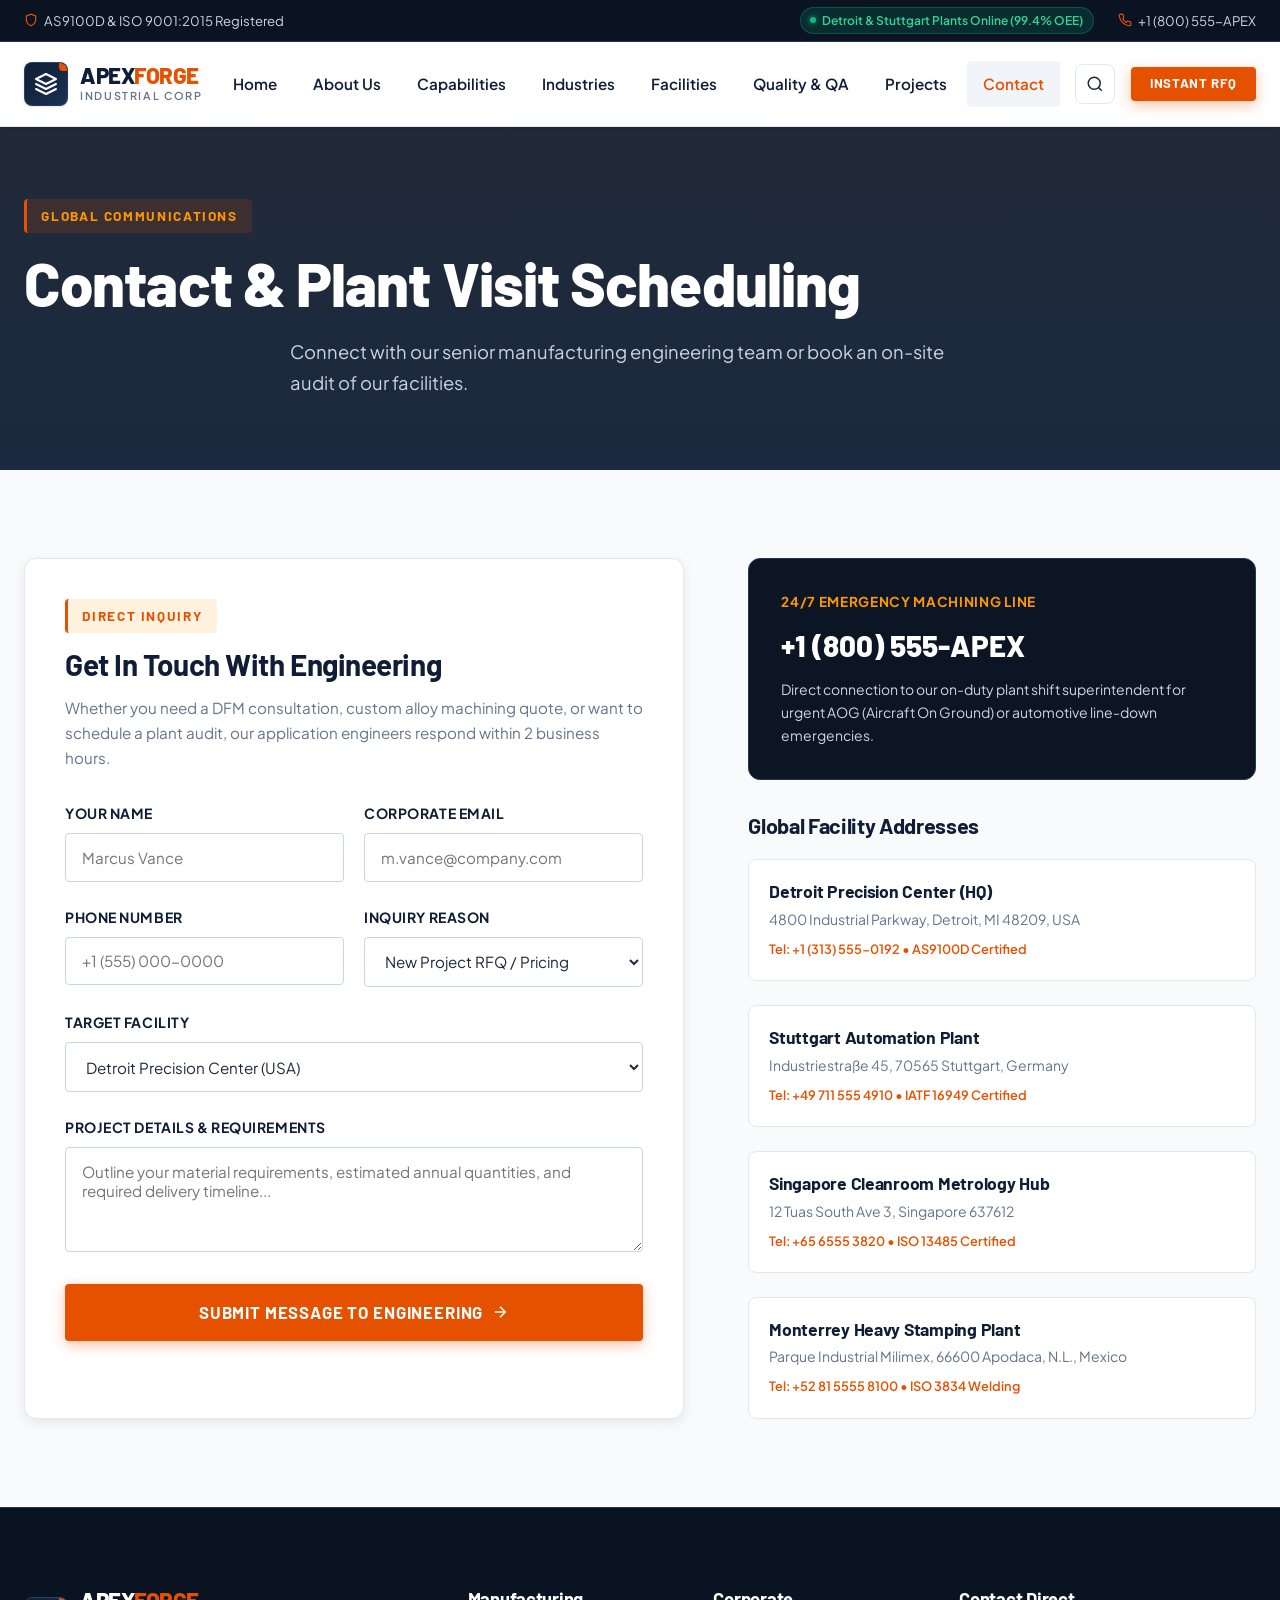
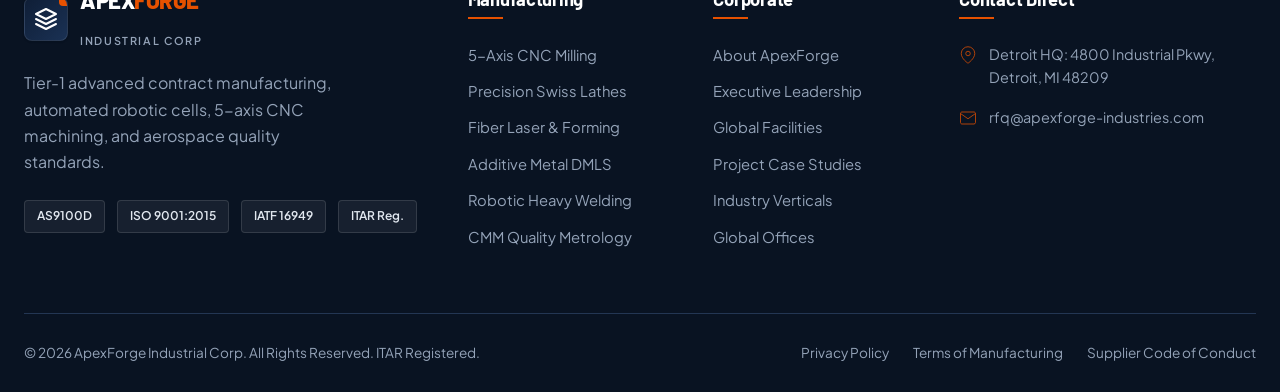
<file: contact.html>
<!DOCTYPE html>
<html lang="en">
<head>
  <meta charset="UTF-8">
  <meta name="viewport" content="width=device-width, initial-scale=1.0">
  <title>Global Plants, Offices & Plant Tour Scheduling | ApexForge Industrial Corp.</title>
  <meta name="description" content="Contact ApexForge Industrial Corp. Global manufacturing facilities in Detroit, Stuttgart, Singapore, and Monterrey. Schedule an in-person or virtual plant tour.">
  <link rel="stylesheet" href="css/main.css">
  <link rel="stylesheet" href="css/components.css">
  <link rel="stylesheet" href="css/responsive.css">
</head>
<body>

  <!-- Topbar -->
  <div class="topbar">
    <div class="container topbar-content">
      <div class="topbar-left">
        <div class="topbar-item">
          <svg viewBox="0 0 24 24" fill="none" stroke-width="2"><path d="M12 22s8-4 8-10V5l-8-3-8 3v7c0 6 8 10 8 10z"></path></svg>
          <span>AS9100D & ISO 9001:2015 Registered</span>
        </div>
      </div>
      <div class="topbar-right">
        <div class="topbar-badge">
          <span class="status-dot"></span>
          <span>Detroit & Stuttgart Plants Online (99.4% OEE)</span>
        </div>
        <a href="tel:+18005552739" class="topbar-link topbar-item">
          <svg viewBox="0 0 24 24" fill="none" stroke-width="2"><path d="M22 16.92v3a2 2 0 0 1-2.18 2 19.79 19.79 0 0 1-8.63-3.07 19.5 19.5 0 0 1-6-6 19.79 19.79 0 0 1-3.07-8.67A2 2 0 0 1 4.11 2h3a2 2 0 0 1 2 1.72 12.84 12.84 0 0 0 .7 2.81 2 2 0 0 1-.45 2.11L8.09 9.91a16 16 0 0 0 6 6l1.27-1.27a2 2 0 0 1 2.11-.45 12.84 12.84 0 0 0 2.81.7A2 2 0 0 1 22 16.92z"></path></svg>
          <span>+1 (800) 555-APEX</span>
        </a>
      </div>
    </div>
  </div>

  <!-- Header -->
  <header class="main-header">
    <div class="container header-container">
      <a href="index.html" class="brand-logo">
        <div class="brand-icon">
          <svg viewBox="0 0 24 24" stroke-linecap="round" stroke-linejoin="round">
            <polygon points="12 2 2 7 12 12 22 7 12 2"></polygon>
            <polyline points="2 17 12 22 22 17"></polyline>
            <polyline points="2 12 12 17 22 12"></polyline>
          </svg>
        </div>
        <div class="brand-text">
          <span class="brand-title">APEX<span>FORGE</span></span>
          <span class="brand-subtitle">INDUSTRIAL CORP</span>
        </div>
      </a>

      <nav class="nav-menu">
        <div class="nav-item">
          <a href="index.html" class="nav-link">Home</a>
        </div>
        <div class="nav-item">
          <a href="about.html" class="nav-link">About Us</a>
        </div>
        <div class="nav-item">
          <a href="capabilities.html" class="nav-link">Capabilities</a>
        </div>
        <div class="nav-item">
          <a href="industries.html" class="nav-link">Industries</a>
        </div>
        <div class="nav-item">
          <a href="facilities.html" class="nav-link">Facilities</a>
        </div>
        <div class="nav-item">
          <a href="quality.html" class="nav-link">Quality & QA</a>
        </div>
        <div class="nav-item">
          <a href="case-studies.html" class="nav-link">Projects</a>
        </div>
        <div class="nav-item active">
          <a href="contact.html" class="nav-link">Contact</a>
        </div>
      </nav>

      <div class="header-actions">
        <button type="button" class="btn-search-trigger" aria-label="Search site specs">
          <svg viewBox="0 0 24 24" fill="none" stroke-width="2"><circle cx="11" cy="11" r="8"></circle><line x1="21" y1="21" x2="16.65" y2="16.65"></line></svg>
        </button>
        <a href="rfq-quote.html" class="btn btn-primary btn-sm">Instant RFQ</a>
        <button type="button" class="mobile-nav-toggle" aria-label="Toggle navigation menu">
          <svg viewBox="0 0 24 24" fill="none" stroke-width="2"><line x1="3" y1="12" x2="21" y2="12"></line><line x1="3" y1="6" x2="21" y2="6"></line><line x1="3" y1="18" x2="21" y2="18"></line></svg>
        </button>
      </div>
    </div>
  </header>

  <!-- Page Header Banner -->
  <section class="section-dark" style="padding: 4.5rem 0; background: linear-gradient(rgba(9, 19, 34, 0.9), rgba(15, 30, 54, 0.95)), url('https://images.unsplash.com/photo-1516937941344-00b4e0337589?auto=format&fit=crop&w=1600&q=80') center/cover;">
    <div class="container text-center">
      <span class="sub-tag">Global Communications</span>
      <h1 style="color:#ffffff; margin-bottom:1rem;">Contact & Plant Visit Scheduling</h1>
      <p style="color:#cbd5e1; max-width:700px; margin:0 auto; font-size:1.15rem;">
        Connect with our senior manufacturing engineering team or book an on-site audit of our facilities.
      </p>
    </div>
  </section>

  <!-- Contact Form & Info Grid -->
  <section class="section">
    <div class="container">
      <div style="display:grid; grid-template-columns:1.3fr 1fr; gap:4rem;">
        <!-- Contact Form -->
        <div style="background:#ffffff; padding:2.5rem; border-radius:12px; border:1px solid var(--border-light); box-shadow:var(--shadow-md);">
          <span class="sub-tag">Direct Inquiry</span>
          <h2 style="font-size:1.85rem; margin-bottom:0.75rem;">Get In Touch With Engineering</h2>
          <p style="color:var(--text-muted); font-size:0.95rem; margin-bottom:2rem;">
            Whether you need a DFM consultation, custom alloy machining quote, or want to schedule a plant audit, our application engineers respond within 2 business hours.
          </p>

          <form id="contactForm">
            <div class="calc-row-2col">
              <div class="calc-form-group">
                <label class="calc-label">Your Name</label>
                <input type="text" required placeholder="Marcus Vance" class="calc-input">
              </div>

              <div class="calc-form-group">
                <label class="calc-label">Corporate Email</label>
                <input type="email" required placeholder="m.vance@company.com" class="calc-input">
              </div>
            </div>

            <div class="calc-row-2col">
              <div class="calc-form-group">
                <label class="calc-label">Phone Number</label>
                <input type="tel" placeholder="+1 (555) 000-0000" class="calc-input">
              </div>

              <div class="calc-form-group">
                <label class="calc-label">Inquiry Reason</label>
                <select class="calc-select">
                  <option>New Project RFQ / Pricing</option>
                  <option>Schedule Facility Tour (On-Site)</option>
                  <option>Virtual Cleanroom Walkthrough</option>
                  <option>Supplier / Vendor Partnership</option>
                  <option>ITAR / Compliance Question</option>
                </select>
              </div>
            </div>

            <div class="calc-form-group">
              <label class="calc-label">Target Facility</label>
              <select class="calc-select">
                <option>Detroit Precision Center (USA)</option>
                <option>Stuttgart Automation Plant (Germany)</option>
                <option>Singapore Cleanroom Metrology Hub (Singapore)</option>
                <option>Monterrey Heavy Stamping Line (Mexico)</option>
              </select>
            </div>

            <div class="calc-form-group">
              <label class="calc-label">Project Details & Requirements</label>
              <textarea rows="4" required class="calc-input" placeholder="Outline your material requirements, estimated annual quantities, and required delivery timeline..."></textarea>
            </div>

            <button type="submit" class="btn btn-primary btn-lg" style="width:100%; justify-content:center;">
              <span>Submit Message to Engineering</span>
              <svg viewBox="0 0 24 24" fill="none" stroke-width="2"><line x1="5" y1="12" x2="19" y2="12"></line><polyline points="12 5 19 12 12 19"></polyline></svg>
            </button>
          </form>
        </div>

        <!-- Global Hubs Info -->
        <div>
          <div style="background:var(--color-bg-dark); color:#ffffff; padding:2rem; border-radius:12px; margin-bottom:2rem; border:1px solid var(--border-dark);">
            <div style="font-size:0.85rem; color:#ff9800; text-transform:uppercase; font-weight:700; letter-spacing:0.05em; margin-bottom:0.5rem;">24/7 Emergency Machining Line</div>
            <div style="font-size:1.85rem; font-weight:800; font-family:var(--font-heading); margin-bottom:0.5rem;">+1 (800) 555-APEX</div>
            <p style="font-size:0.875rem; color:#cbd5e1; margin:0;">
              Direct connection to our on-duty plant shift superintendent for urgent AOG (Aircraft On Ground) or automotive line-down emergencies.
            </p>
          </div>

          <h3 style="font-size:1.35rem; margin-bottom:1.25rem;">Global Facility Addresses</h3>

          <div style="display:flex; flex-direction:column; gap:1.5rem;">
            <!-- Detroit -->
            <div style="background:#ffffff; padding:1.25rem; border-radius:8px; border:1px solid var(--border-light);">
              <h4 style="font-size:1.1rem; margin-bottom:0.35rem; color:var(--color-primary);">Detroit Precision Center (HQ)</h4>
              <p style="font-size:0.875rem; color:var(--text-muted); margin-bottom:0.5rem;">
                4800 Industrial Parkway, Detroit, MI 48209, USA
              </p>
              <div style="font-size:0.8rem; color:var(--color-accent); font-weight:600;">Tel: +1 (313) 555-0192 • AS9100D Certified</div>
            </div>

            <!-- Stuttgart -->
            <div style="background:#ffffff; padding:1.25rem; border-radius:8px; border:1px solid var(--border-light);">
              <h4 style="font-size:1.1rem; margin-bottom:0.35rem; color:var(--color-primary);">Stuttgart Automation Plant</h4>
              <p style="font-size:0.875rem; color:var(--text-muted); margin-bottom:0.5rem;">
                Industriestraße 45, 70565 Stuttgart, Germany
              </p>
              <div style="font-size:0.8rem; color:var(--color-accent); font-weight:600;">Tel: +49 711 555 4910 • IATF 16949 Certified</div>
            </div>

            <!-- Singapore -->
            <div style="background:#ffffff; padding:1.25rem; border-radius:8px; border:1px solid var(--border-light);">
              <h4 style="font-size:1.1rem; margin-bottom:0.35rem; color:var(--color-primary);">Singapore Cleanroom Metrology Hub</h4>
              <p style="font-size:0.875rem; color:var(--text-muted); margin-bottom:0.5rem;">
                12 Tuas South Ave 3, Singapore 637612
              </p>
              <div style="font-size:0.8rem; color:var(--color-accent); font-weight:600;">Tel: +65 6555 3820 • ISO 13485 Certified</div>
            </div>

            <!-- Monterrey -->
            <div style="background:#ffffff; padding:1.25rem; border-radius:8px; border:1px solid var(--border-light);">
              <h4 style="font-size:1.1rem; margin-bottom:0.35rem; color:var(--color-primary);">Monterrey Heavy Stamping Plant</h4>
              <p style="font-size:0.875rem; color:var(--text-muted); margin-bottom:0.5rem;">
                Parque Industrial Milimex, 66600 Apodaca, N.L., Mexico
              </p>
              <div style="font-size:0.8rem; color:var(--color-accent); font-weight:600;">Tel: +52 81 5555 8100 • ISO 3834 Welding</div>
            </div>
          </div>
        </div>
      </div>
    </div>
  </section>

  <!-- Footer -->
  <footer class="site-footer">
    <div class="container">
      <div class="footer-grid">
        <div class="footer-col-brand">
          <a href="index.html" class="brand-logo" style="margin-bottom:1.25rem;">
            <div class="brand-icon">
              <svg viewBox="0 0 24 24" stroke-linecap="round" stroke-linejoin="round">
                <polygon points="12 2 2 7 12 12 22 7 12 2"></polygon>
                <polyline points="2 17 12 22 22 17"></polyline>
                <polyline points="2 12 12 17 22 12"></polyline>
              </svg>
            </div>
            <div class="brand-text">
              <span class="brand-title">APEX<span>FORGE</span></span>
              <span class="brand-subtitle" style="color:#94a3b8;">INDUSTRIAL CORP</span>
            </div>
          </a>
          <p>Tier-1 advanced contract manufacturing, automated robotic cells, 5-axis CNC machining, and aerospace quality standards.</p>
          <div class="footer-cert-row">
            <span class="footer-cert-pill">AS9100D</span>
            <span class="footer-cert-pill">ISO 9001:2015</span>
            <span class="footer-cert-pill">IATF 16949</span>
            <span class="footer-cert-pill">ITAR Reg.</span>
          </div>
        </div>

        <div>
          <h4 class="footer-heading">Manufacturing</h4>
          <div class="footer-links">
            <a href="capabilities.html#cnc">5-Axis CNC Milling</a>
            <a href="capabilities.html#turning">Precision Swiss Lathes</a>
            <a href="capabilities.html#laser">Fiber Laser & Forming</a>
            <a href="capabilities.html#additive">Additive Metal DMLS</a>
            <a href="capabilities.html#welding">Robotic Heavy Welding</a>
            <a href="quality.html">CMM Quality Metrology</a>
          </div>
        </div>

        <div>
          <h4 class="footer-heading">Corporate</h4>
          <div class="footer-links">
            <a href="about.html">About ApexForge</a>
            <a href="about.html#leadership">Executive Leadership</a>
            <a href="facilities.html">Global Facilities</a>
            <a href="case-studies.html">Project Case Studies</a>
            <a href="industries.html">Industry Verticals</a>
            <a href="contact.html">Global Offices</a>
          </div>
        </div>

        <div>
          <h4 class="footer-heading">Contact Direct</h4>
          <div class="footer-contact-item">
            <svg viewBox="0 0 24 24" fill="none"><path d="M21 10c0 7-9 13-9 13s-9-6-9-13a9 9 0 0 1 18 0z"></path><circle cx="12" cy="10" r="3"></circle></svg>
            <span>Detroit HQ: 4800 Industrial Pkwy, Detroit, MI 48209</span>
          </div>
          <div class="footer-contact-item">
            <svg viewBox="0 0 24 24" fill="none"><path d="M4 4h16c1.1 0 2 .9 2 2v12c0 1.1-.9 2-2 2H4c-1.1 0-2-.9-2-2V6c0-1.1.9-2 2-2z"></path><polyline points="22,6 12,13 2,6"></polyline></svg>
            <span>rfq@apexforge-industries.com</span>
          </div>
        </div>
      </div>

      <div class="footer-bottom">
        <div>&copy; 2026 ApexForge Industrial Corp. All Rights Reserved. ITAR Registered.</div>
        <div class="footer-bottom-links">
          <a href="#">Privacy Policy</a>
          <a href="#">Terms of Manufacturing</a>
          <a href="#">Supplier Code of Conduct</a>
        </div>
      </div>
    </div>
  </footer>

  <button type="button" class="btn-back-to-top" aria-label="Back to Top">
    <svg viewBox="0 0 24 24" fill="none" stroke-width="2.5"><polyline points="18 15 12 9 6 15"></polyline></svg>
  </button>

  <script src="js/main.js"></script>
  <script>
    document.getElementById('contactForm').addEventListener('submit', (e) => {
      e.preventDefault();
      if (window.showToast) {
        window.showToast('Your inquiry has been submitted! An application engineer will contact you shortly.', 'success');
      }
      e.target.reset();
    });
  </script>
</body>
</html>
</file>
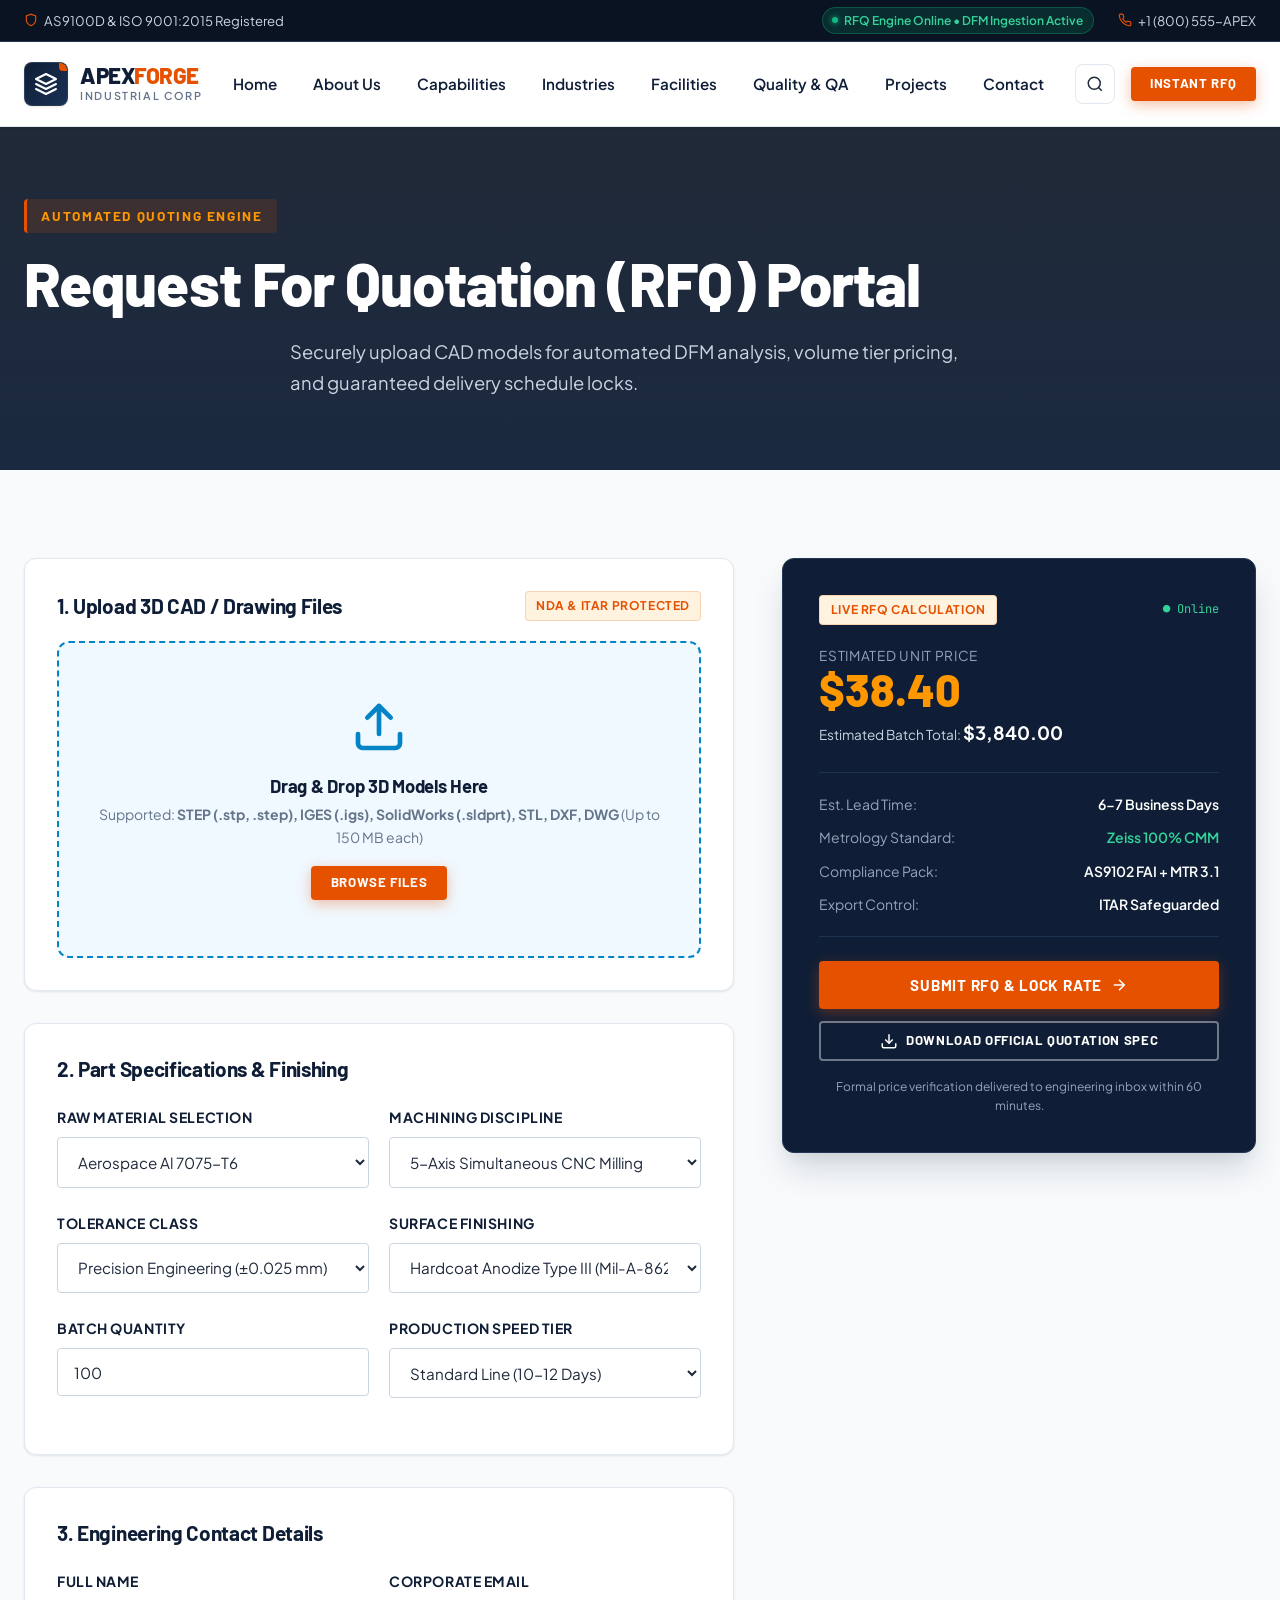
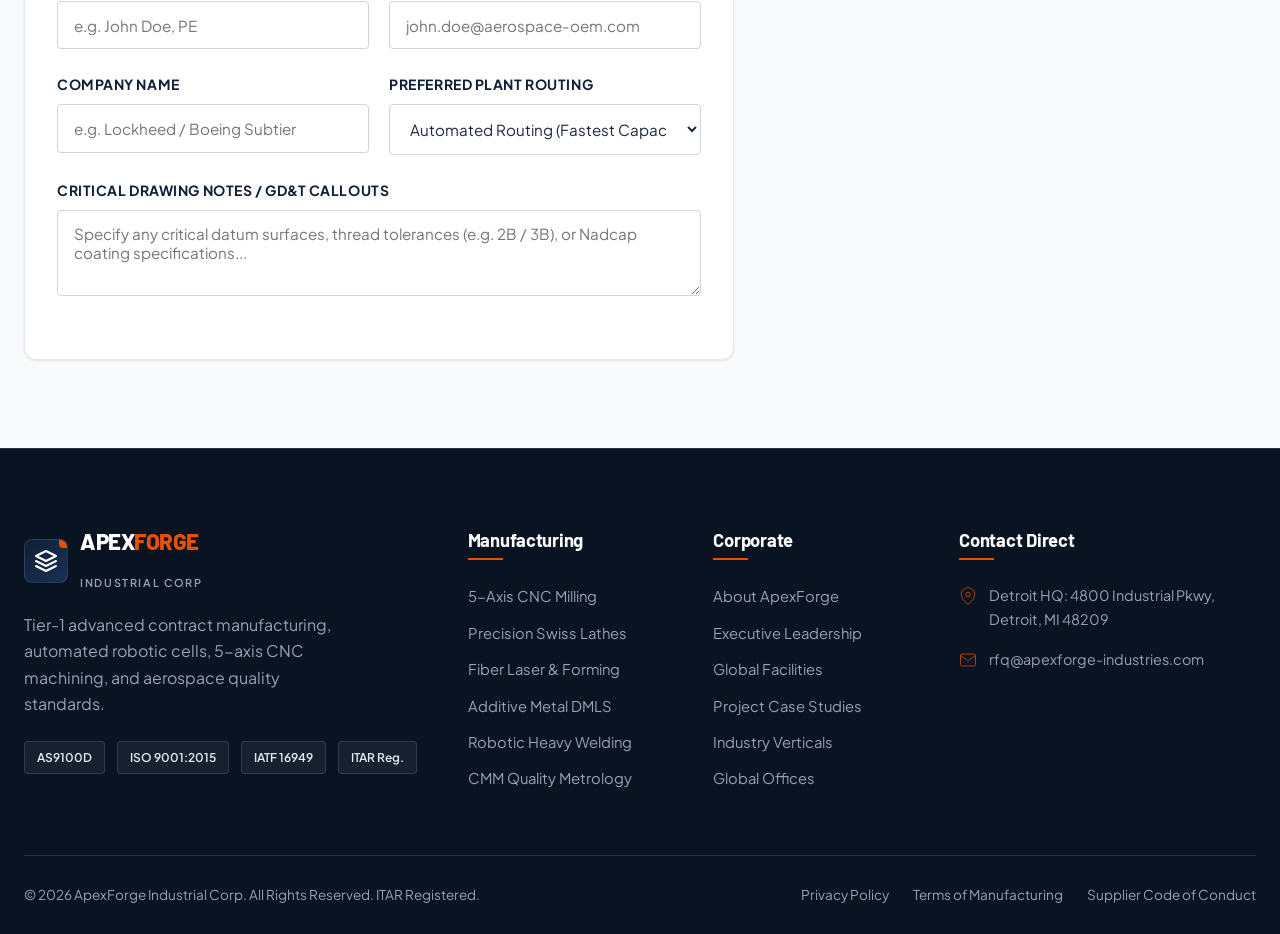
<file: rfq-quote.html>
<!DOCTYPE html>
<html lang="en">
<head>
  <meta charset="UTF-8">
  <meta name="viewport" content="width=device-width, initial-scale=1.0">
  <title>Digital RFQ Portal & CAD Uploader | ApexForge Industrial Corp.</title>
  <meta name="description" content="Upload 3D CAD files (STEP, IGES, SLDPRT) for instantaneous DFM analysis, volume tier pricing, and guaranteed delivery schedule locks.">
  <link rel="stylesheet" href="css/main.css">
  <link rel="stylesheet" href="css/components.css">
  <link rel="stylesheet" href="css/responsive.css">
  <style>
    .drag-drop-zone {
      border: 2px dashed #0284c7;
      border-radius: 12px;
      padding: 3.5rem 2rem;
      text-align: center;
      background: #f0f9ff;
      cursor: pointer;
      transition: all 0.25s ease;
      position: relative;
    }
    .drag-drop-zone.drag-active, .drag-drop-zone:hover {
      background: #e0f2fe;
      border-color: #0369a1;
      transform: scale(1.01);
    }
    .drag-icon {
      width: 56px;
      height: 56px;
      margin: 0 auto 1.25rem;
      stroke: #0284c7;
    }
  </style>
</head>
<body>

  <!-- Topbar -->
  <div class="topbar">
    <div class="container topbar-content">
      <div class="topbar-left">
        <div class="topbar-item">
          <svg viewBox="0 0 24 24" fill="none" stroke-width="2"><path d="M12 22s8-4 8-10V5l-8-3-8 3v7c0 6 8 10 8 10z"></path></svg>
          <span>AS9100D & ISO 9001:2015 Registered</span>
        </div>
      </div>
      <div class="topbar-right">
        <div class="topbar-badge">
          <span class="status-dot"></span>
          <span>RFQ Engine Online • DFM Ingestion Active</span>
        </div>
        <a href="tel:+18005552739" class="topbar-link topbar-item">
          <svg viewBox="0 0 24 24" fill="none" stroke-width="2"><path d="M22 16.92v3a2 2 0 0 1-2.18 2 19.79 19.79 0 0 1-8.63-3.07 19.5 19.5 0 0 1-6-6 19.79 19.79 0 0 1-3.07-8.67A2 2 0 0 1 4.11 2h3a2 2 0 0 1 2 1.72 12.84 12.84 0 0 0 .7 2.81 2 2 0 0 1-.45 2.11L8.09 9.91a16 16 0 0 0 6 6l1.27-1.27a2 2 0 0 1 2.11-.45 12.84 12.84 0 0 0 2.81.7A2 2 0 0 1 22 16.92z"></path></svg>
          <span>+1 (800) 555-APEX</span>
        </a>
      </div>
    </div>
  </div>

  <!-- Header -->
  <header class="main-header">
    <div class="container header-container">
      <a href="index.html" class="brand-logo">
        <div class="brand-icon">
          <svg viewBox="0 0 24 24" stroke-linecap="round" stroke-linejoin="round">
            <polygon points="12 2 2 7 12 12 22 7 12 2"></polygon>
            <polyline points="2 17 12 22 22 17"></polyline>
            <polyline points="2 12 12 17 22 12"></polyline>
          </svg>
        </div>
        <div class="brand-text">
          <span class="brand-title">APEX<span>FORGE</span></span>
          <span class="brand-subtitle">INDUSTRIAL CORP</span>
        </div>
      </a>

      <nav class="nav-menu">
        <div class="nav-item">
          <a href="index.html" class="nav-link">Home</a>
        </div>
        <div class="nav-item">
          <a href="about.html" class="nav-link">About Us</a>
        </div>
        <div class="nav-item">
          <a href="capabilities.html" class="nav-link">Capabilities</a>
        </div>
        <div class="nav-item">
          <a href="industries.html" class="nav-link">Industries</a>
        </div>
        <div class="nav-item">
          <a href="facilities.html" class="nav-link">Facilities</a>
        </div>
        <div class="nav-item">
          <a href="quality.html" class="nav-link">Quality & QA</a>
        </div>
        <div class="nav-item">
          <a href="case-studies.html" class="nav-link">Projects</a>
        </div>
        <div class="nav-item">
          <a href="contact.html" class="nav-link">Contact</a>
        </div>
      </nav>

      <div class="header-actions">
        <button type="button" class="btn-search-trigger" aria-label="Search site specs">
          <svg viewBox="0 0 24 24" fill="none" stroke-width="2"><circle cx="11" cy="11" r="8"></circle><line x1="21" y1="21" x2="16.65" y2="16.65"></line></svg>
        </button>
        <a href="rfq-quote.html" class="btn btn-primary btn-sm">Instant RFQ</a>
        <button type="button" class="mobile-nav-toggle" aria-label="Toggle navigation menu">
          <svg viewBox="0 0 24 24" fill="none" stroke-width="2"><line x1="3" y1="12" x2="21" y2="12"></line><line x1="3" y1="6" x2="21" y2="6"></line><line x1="3" y1="18" x2="21" y2="18"></line></svg>
        </button>
      </div>
    </div>
  </header>

  <!-- Page Header Banner -->
  <section class="section-dark" style="padding: 4.5rem 0; background: linear-gradient(rgba(9, 19, 34, 0.9), rgba(15, 30, 54, 0.95)), url('https://images.unsplash.com/photo-1504917599217-d4dc5ebe6122?auto=format&fit=crop&w=1600&q=80') center/cover;">
    <div class="container text-center">
      <span class="sub-tag">Automated Quoting Engine</span>
      <h1 style="color:#ffffff; margin-bottom:1rem;">Request For Quotation (RFQ) Portal</h1>
      <p style="color:#cbd5e1; max-width:700px; margin:0 auto; font-size:1.15rem;">
        Securely upload CAD models for automated DFM analysis, volume tier pricing, and guaranteed delivery schedule locks.
      </p>
    </div>
  </section>

  <!-- RFQ Interactive Engine -->
  <section class="section">
    <div class="container">
      <form id="fullRfqForm" style="display:grid; grid-template-columns:1.5fr 1fr; gap:3rem;">
        <!-- Left: Upload & Configurator -->
        <div>
          <!-- Step 1: CAD Drag and Drop -->
          <div style="background:#ffffff; padding:2rem; border-radius:12px; border:1px solid var(--border-light); box-shadow:var(--shadow-sm); margin-bottom:2rem;">
            <div style="display:flex; justify-content:space-between; align-items:center; margin-bottom:1.25rem;">
              <h3 style="font-size:1.3rem;">1. Upload 3D CAD / Drawing Files</h3>
              <span class="badge badge-accent">NDA & ITAR Protected</span>
            </div>
            
            <div class="drag-drop-zone" id="cadDropzone">
              <svg class="drag-icon" viewBox="0 0 24 24" fill="none" stroke-width="2" stroke-linecap="round" stroke-linejoin="round">
                <path d="M21 15v4a2 2 0 0 1-2 2H5a2 2 0 0 1-2-2v-4"></path>
                <polyline points="17 8 12 3 7 8"></polyline>
                <line x1="12" y1="3" x2="12" y2="15"></line>
              </svg>
              <h4 style="font-size:1.15rem; margin-bottom:0.35rem;">Drag & Drop 3D Models Here</h4>
              <p style="font-size:0.875rem; color:var(--text-muted); margin-bottom:1rem;">
                Supported: <strong>STEP (.stp, .step), IGES (.igs), SolidWorks (.sldprt), STL, DXF, DWG</strong> (Up to 150 MB each)
              </p>
              <label for="cadFileInput" class="btn btn-primary btn-sm" style="display:inline-flex;">
                <span>Browse Files</span>
              </label>
              <input type="file" id="cadFileInput" multiple accept=".stp,.step,.igs,.iges,.sldprt,.stl,.dxf,.dwg" style="display:none;">
            </div>

            <div id="cadFileList"></div>
          </div>

          <!-- Step 2: Technical Parameters -->
          <div style="background:#ffffff; padding:2rem; border-radius:12px; border:1px solid var(--border-light); box-shadow:var(--shadow-sm); margin-bottom:2rem;">
            <h3 style="font-size:1.3rem; margin-bottom:1.5rem;">2. Part Specifications & Finishing</h3>

            <div class="calc-row-2col">
              <div class="calc-form-group">
                <label class="calc-label">Raw Material Selection</label>
                <select id="rfqMaterial" class="calc-select">
                  <option value="al-7075" selected>Aerospace Al 7075-T6</option>
                  <option value="al-6061">Aluminum 6061-T6</option>
                  <option value="ss-316l">Stainless Steel 316L (Medical / Marine)</option>
                  <option value="ti-gr5">Titanium Grade 5 (Ti-6Al-4V)</option>
                  <option value="inconel-718">Inconel 718 Superalloy</option>
                  <option value="brass-c360">Brass C360 High Speed</option>
                  <option value="pom-delrin">Delrin / POM Polymer</option>
                </select>
              </div>

              <div class="calc-form-group">
                <label class="calc-label">Machining Discipline</label>
                <select id="rfqProcess" class="calc-select">
                  <option value="cnc-5axis" selected>5-Axis Simultaneous CNC Milling</option>
                  <option value="cnc-3axis">3-Axis Vertical CNC Milling</option>
                  <option value="cnc-swiss">Precision CNC Swiss Turning</option>
                  <option value="laser-sheet">Fiber Laser Cutting & Robotic Bending</option>
                  <option value="dmls-additive">Direct Metal Laser Sintering (DMLS 3D)</option>
                </select>
              </div>
            </div>

            <div class="calc-row-2col">
              <div class="calc-form-group">
                <label class="calc-label">Tolerance Class</label>
                <select id="rfqTolerance" class="calc-select">
                  <option value="standard">Standard Commercial (±0.1 mm)</option>
                  <option value="precision" selected>Precision Engineering (±0.025 mm)</option>
                  <option value="aerospace">Aerospace Ultra-Tight (±0.005 mm / ±0.0002")</option>
                </select>
              </div>

              <div class="calc-form-group">
                <label class="calc-label">Surface Finishing</label>
                <select id="rfqFinish" class="calc-select">
                  <option value="as-machined">As-Machined (Ra 3.2µm)</option>
                  <option value="bead-blast">Bead Blast Uniform (Ra 1.6µm)</option>
                  <option value="anodize-type3" selected>Hardcoat Anodize Type III (Mil-A-8625)</option>
                  <option value="electropolish">Electropolish Mirror Spec</option>
                  <option value="black-oxide">Chemical Black Oxide</option>
                </select>
              </div>
            </div>

            <div class="calc-row-2col">
              <div class="calc-form-group">
                <label class="calc-label">Batch Quantity</label>
                <input type="number" id="rfqQty" class="calc-input" min="1" max="10000" value="100">
              </div>

              <div class="calc-form-group">
                <label class="calc-label">Production Speed Tier</label>
                <select id="rfqSpeed" class="calc-select">
                  <option value="standard" selected>Standard Line (10-12 Days)</option>
                  <option value="expedited">Expedited Priority (5-7 Days)</option>
                  <option value="rush">Emergency Dispatch (48-72h)</option>
                </select>
              </div>
            </div>
          </div>

          <!-- Step 3: Contact & Facility Routing -->
          <div style="background:#ffffff; padding:2rem; border-radius:12px; border:1px solid var(--border-light); box-shadow:var(--shadow-sm);">
            <h3 style="font-size:1.3rem; margin-bottom:1.5rem;">3. Engineering Contact Details</h3>

            <div class="calc-row-2col">
              <div class="calc-form-group">
                <label class="calc-label">Full Name</label>
                <input type="text" required placeholder="e.g. John Doe, PE" class="calc-input">
              </div>

              <div class="calc-form-group">
                <label class="calc-label">Corporate Email</label>
                <input type="email" required placeholder="john.doe@aerospace-oem.com" class="calc-input">
              </div>
            </div>

            <div class="calc-row-2col">
              <div class="calc-form-group">
                <label class="calc-label">Company Name</label>
                <input type="text" required placeholder="e.g. Lockheed / Boeing Subtier" class="calc-input">
              </div>

              <div class="calc-form-group">
                <label class="calc-label">Preferred Plant Routing</label>
                <select class="calc-select">
                  <option>Automated Routing (Fastest Capacity)</option>
                  <option>Detroit Precision Center (USA)</option>
                  <option>Stuttgart Automation Hub (Germany)</option>
                  <option>Singapore Cleanroom Lab (Singapore)</option>
                  <option>Monterrey Heavy Line (Mexico)</option>
                </select>
              </div>
            </div>

            <div class="calc-form-group">
              <label class="calc-label">Critical Drawing Notes / GD&T Callouts</label>
              <textarea rows="3" class="calc-input" placeholder="Specify any critical datum surfaces, thread tolerances (e.g. 2B / 3B), or Nadcap coating specifications..."></textarea>
            </div>
          </div>
        </div>

        <!-- Right: Real-Time Price Estimate & Summary Box -->
        <div>
          <div style="position:sticky; top:100px; background:#0f1e36; border-radius:12px; padding:2.25rem; color:#ffffff; box-shadow:var(--shadow-xl); border:1px solid #233653;">
            <div style="display:flex; justify-content:space-between; align-items:center; margin-bottom:1.25rem;">
              <span class="badge badge-accent">Live RFQ Calculation</span>
              <span style="font-family:var(--font-mono); font-size:0.75rem; color:#34d399;">● Online</span>
            </div>

            <div style="margin-bottom:1.5rem;">
              <div style="font-size:0.85rem; color:#94a3b8; text-transform:uppercase; letter-spacing:0.05em;">Estimated Unit Price</div>
              <div style="font-size:2.8rem; font-weight:800; font-family:var(--font-heading); color:#ff9800; line-height:1;" id="liveSummaryUnit">$38.40</div>
              <div style="font-size:0.85rem; color:#cbd5e1; margin-top:0.35rem;">
                Estimated Batch Total: <strong id="liveSummaryTotal" style="color:#ffffff; font-size:1.15rem;">$3,840.00</strong>
              </div>
            </div>

            <div style="border-top:1px solid #1e3352; border-bottom:1px solid #1e3352; padding:1.25rem 0; margin-bottom:1.5rem; display:flex; flex-direction:column; gap:0.65rem; font-size:0.875rem;">
              <div style="display:flex; justify-content:space-between;">
                <span style="color:#94a3b8;">Est. Lead Time:</span>
                <span id="liveSummaryLead" style="font-weight:600; color:#ffffff;">6-7 Business Days</span>
              </div>
              <div style="display:flex; justify-content:space-between;">
                <span style="color:#94a3b8;">Metrology Standard:</span>
                <span style="font-weight:600; color:#34d399;">Zeiss 100% CMM</span>
              </div>
              <div style="display:flex; justify-content:space-between;">
                <span style="color:#94a3b8;">Compliance Pack:</span>
                <span style="font-weight:600; color:#ffffff;">AS9102 FAI + MTR 3.1</span>
              </div>
              <div style="display:flex; justify-content:space-between;">
                <span style="color:#94a3b8;">Export Control:</span>
                <span style="font-weight:600; color:#ffffff;">ITAR Safeguarded</span>
              </div>
            </div>

            <button type="submit" class="btn btn-primary" style="width:100%; justify-content:center; margin-bottom:0.75rem;">
              <span>Submit RFQ & Lock Rate</span>
              <svg viewBox="0 0 24 24" fill="none" stroke-width="2"><line x1="5" y1="12" x2="19" y2="12"></line><polyline points="12 5 19 12 12 19"></polyline></svg>
            </button>

            <button type="button" id="btnDownloadMockQuote" class="btn btn-outline-white btn-sm" style="width:100%; justify-content:center;">
              <svg width="16" height="16" viewBox="0 0 24 24" fill="none" stroke="currentColor" stroke-width="2"><path d="M21 15v4a2 2 0 0 1-2 2H5a2 2 0 0 1-2-2v-4"></path><polyline points="7 10 12 15 17 10"></polyline><line x1="12" y1="15" x2="12" y2="3"></line></svg>
              <span>Download Official Quotation Spec</span>
            </button>

            <div style="text-align:center; font-size:0.75rem; color:#94a3b8; margin-top:1rem;">
              Formal price verification delivered to engineering inbox within 60 minutes.
            </div>
          </div>
        </div>
      </form>
    </div>
  </section>

  <!-- Quotation Success Modal -->
  <div class="modal-overlay" id="rfqSuccessModal">
    <div class="modal-container" style="max-width:550px; padding:2.5rem; text-align:center;">
      <div style="width:64px; height:64px; border-radius:50%; background:rgba(16,185,129,0.15); border:1px solid #10b981; display:flex; align-items:center; justify-content:center; margin:0 auto 1.25rem;">
        <svg width="32" height="32" viewBox="0 0 24 24" fill="none" stroke="#10b981" stroke-width="3"><polyline points="20 6 9 17 4 12"></polyline></svg>
      </div>
      <h3 style="font-size:1.6rem; margin-bottom:0.75rem; color:var(--color-primary);">RFQ Dispatched Successfully</h3>
      <p style="color:var(--text-muted); font-size:0.95rem; line-height:1.6; margin-bottom:1.5rem;">
        Your CAD model package has been securely ingested into our automated CAM toolpath engine. A senior manufacturing engineer has been assigned to your quotation ticket: <strong>#RFQ-2026-APEX-8942</strong>.
      </p>
      <div style="background:var(--color-bg-subtle); padding:1rem; border-radius:8px; font-size:0.875rem; text-align:left; margin-bottom:1.5rem;">
        <div><strong>Assigned Plant:</strong> Detroit Precision Center (AS9100D)</div>
        <div><strong>Turnaround SLA:</strong> Formal quote with DFM markup in &lt; 60 mins</div>
        <div><strong>Classification:</strong> ITAR Non-Disclosure Protected</div>
      </div>
      <button type="button" class="btn btn-primary" onclick="document.getElementById('rfqSuccessModal').classList.remove('active');" style="width:100%; justify-content:center;">
        Return to Portal
      </button>
    </div>
  </div>

  <!-- Footer -->
  <footer class="site-footer">
    <div class="container">
      <div class="footer-grid">
        <div class="footer-col-brand">
          <a href="index.html" class="brand-logo" style="margin-bottom:1.25rem;">
            <div class="brand-icon">
              <svg viewBox="0 0 24 24" stroke-linecap="round" stroke-linejoin="round">
                <polygon points="12 2 2 7 12 12 22 7 12 2"></polygon>
                <polyline points="2 17 12 22 22 17"></polyline>
                <polyline points="2 12 12 17 22 12"></polyline>
              </svg>
            </div>
            <div class="brand-text">
              <span class="brand-title">APEX<span>FORGE</span></span>
              <span class="brand-subtitle" style="color:#94a3b8;">INDUSTRIAL CORP</span>
            </div>
          </a>
          <p>Tier-1 advanced contract manufacturing, automated robotic cells, 5-axis CNC machining, and aerospace quality standards.</p>
          <div class="footer-cert-row">
            <span class="footer-cert-pill">AS9100D</span>
            <span class="footer-cert-pill">ISO 9001:2015</span>
            <span class="footer-cert-pill">IATF 16949</span>
            <span class="footer-cert-pill">ITAR Reg.</span>
          </div>
        </div>

        <div>
          <h4 class="footer-heading">Manufacturing</h4>
          <div class="footer-links">
            <a href="capabilities.html#cnc">5-Axis CNC Milling</a>
            <a href="capabilities.html#turning">Precision Swiss Lathes</a>
            <a href="capabilities.html#laser">Fiber Laser & Forming</a>
            <a href="capabilities.html#additive">Additive Metal DMLS</a>
            <a href="capabilities.html#welding">Robotic Heavy Welding</a>
            <a href="quality.html">CMM Quality Metrology</a>
          </div>
        </div>

        <div>
          <h4 class="footer-heading">Corporate</h4>
          <div class="footer-links">
            <a href="about.html">About ApexForge</a>
            <a href="about.html#leadership">Executive Leadership</a>
            <a href="facilities.html">Global Facilities</a>
            <a href="case-studies.html">Project Case Studies</a>
            <a href="industries.html">Industry Verticals</a>
            <a href="contact.html">Global Offices</a>
          </div>
        </div>

        <div>
          <h4 class="footer-heading">Contact Direct</h4>
          <div class="footer-contact-item">
            <svg viewBox="0 0 24 24" fill="none"><path d="M21 10c0 7-9 13-9 13s-9-6-9-13a9 9 0 0 1 18 0z"></path><circle cx="12" cy="10" r="3"></circle></svg>
            <span>Detroit HQ: 4800 Industrial Pkwy, Detroit, MI 48209</span>
          </div>
          <div class="footer-contact-item">
            <svg viewBox="0 0 24 24" fill="none"><path d="M4 4h16c1.1 0 2 .9 2 2v12c0 1.1-.9 2-2 2H4c-1.1 0-2-.9-2-2V6c0-1.1.9-2 2-2z"></path><polyline points="22,6 12,13 2,6"></polyline></svg>
            <span>rfq@apexforge-industries.com</span>
          </div>
        </div>
      </div>

      <div class="footer-bottom">
        <div>&copy; 2026 ApexForge Industrial Corp. All Rights Reserved. ITAR Registered.</div>
        <div class="footer-bottom-links">
          <a href="#">Privacy Policy</a>
          <a href="#">Terms of Manufacturing</a>
          <a href="#">Supplier Code of Conduct</a>
        </div>
      </div>
    </div>
  </footer>

  <button type="button" class="btn-back-to-top" aria-label="Back to Top">
    <svg viewBox="0 0 24 24" fill="none" stroke-width="2.5"><polyline points="18 15 12 9 6 15"></polyline></svg>
  </button>

  <script src="js/main.js"></script>
  <script src="js/rfq-calculator.js"></script>
  <script>
    // Handle form submit in RFQ portal
    document.getElementById('fullRfqForm').addEventListener('submit', (e) => {
      e.preventDefault();
      document.getElementById('rfqSuccessModal').classList.add('active');
    });

    document.getElementById('btnDownloadMockQuote').addEventListener('click', () => {
      if (window.showToast) {
        window.showToast('Generating official PDF engineering quotation spec...', 'info');
      }
      setTimeout(() => {
        document.getElementById('rfqSuccessModal').classList.add('active');
      }, 800);
    });
  </script>
</body>
</html>
</file>
<file: css/main.css>
/* ==========================================================================
   ApexForge Corporate Manufacturing — Design System & Main Stylesheet
   WordPress Enterprise Theme Grade: Clean, Modular, Fully Responsive
   ========================================================================== */

@import url('https://fonts.googleapis.com/css2?family=Barlow:ital,wght@0,300;0,400;0,500;0,600;0,700;0,800;1,400&family=Plus+Jakarta+Sans:wght@300;400;500;600;700;800&family=JetBrains+Mono:wght@400;500;600&display=swap');

:root {
  /* Brand Primary Industrial Palette */
  --color-primary: #0f1e36;        /* Deep Industrial Navy */
  --color-primary-light: #1a3154;  /* Steel Blue Navy */
  --color-primary-dark: #091322;   /* Midnight Abyss */
  
  /* Brand Accent Industrial Amber / Safety Orange */
  --color-accent: #e65100;         /* Precision Forge Flame */
  --color-accent-hover: #f57c00;   /* Bright Machining Spark */
  --color-accent-light: #fff3e0;   /* Amber Tint */
  --color-accent-glow: rgba(230, 81, 0, 0.25);
  
  /* Tech & Engineering Secondaries */
  --color-cyan: #0284c7;           /* Precision Cyan / Metrology */
  --color-cyan-glow: rgba(2, 132, 199, 0.2);
  --color-success: #10b981;        /* Plant Online Green */
  --color-warning: #f59e0b;        /* Calibration Notice */
  --color-danger: #ef4444;         /* Maintenance Halt */
  
  /* Neutrals & Surfaces */
  --color-bg-body: #f8fafc;
  --color-bg-surface: #ffffff;
  --color-bg-subtle: #f1f5f9;
  --color-bg-dark: #0c1524;
  --color-bg-dark-surface: #142238;
  --color-bg-dark-card: #1b2d4b;
  
  /* Borders & Dividers */
  --border-light: #e2e8f0;
  --border-medium: #cbd5e1;
  --border-dark: #233653;
  --border-accent: rgba(230, 81, 0, 0.35);
  
  /* Typography Colors */
  --text-main: #1e293b;
  --text-muted: #64748b;
  --text-light: #94a3b8;
  --text-inverse: #ffffff;
  --text-inverse-muted: #cbd5e1;
  
  /* Typography Stacks */
  --font-heading: 'Barlow', -apple-system, BlinkMacSystemFont, sans-serif;
  --font-body: 'Plus Jakarta Sans', -apple-system, BlinkMacSystemFont, sans-serif;
  --font-mono: 'JetBrains Mono', monospace;
  
  /* Shadows & Elevations */
  --shadow-sm: 0 1px 3px rgba(0, 0, 0, 0.06), 0 1px 2px rgba(0, 0, 0, 0.04);
  --shadow-md: 0 4px 12px rgba(15, 30, 54, 0.08);
  --shadow-lg: 0 10px 25px -3px rgba(15, 30, 54, 0.12), 0 4px 6px -2px rgba(15, 30, 54, 0.05);
  --shadow-xl: 0 20px 35px -5px rgba(15, 30, 54, 0.16), 0 10px 15px -5px rgba(15, 30, 54, 0.06);
  --shadow-glow: 0 0 25px rgba(230, 81, 0, 0.35);
  
  /* Radius */
  --radius-sm: 4px;
  --radius-md: 8px;
  --radius-lg: 14px;
  --radius-xl: 20px;
  --radius-full: 9999px;
  
  /* Layout */
  --container-max: 1280px;
  --container-wide: 1440px;
  --header-height: 84px;
  --topbar-height: 42px;
  
  /* Transitions */
  --transition-fast: 0.2s cubic-bezier(0.4, 0, 0.2, 1);
  --transition-normal: 0.3s cubic-bezier(0.4, 0, 0.2, 1);
  --transition-slow: 0.5s cubic-bezier(0.4, 0, 0.2, 1);
}

/* Base Reset & Box Sizing */
*, *::before, *::after {
  box-sizing: border-box;
  margin: 0;
  padding: 0;
}

html {
  font-size: 16px;
  scroll-behavior: smooth;
  -webkit-text-size-adjust: 100%;
}

body {
  font-family: var(--font-body);
  color: var(--text-main);
  background-color: var(--color-bg-body);
  line-height: 1.65;
  font-weight: 400;
  overflow-x: hidden;
  -webkit-font-smoothing: antialiased;
  -moz-osx-font-smoothing: grayscale;
}

/* Headings */
h1, h2, h3, h4, h5, h6 {
  font-family: var(--font-heading);
  color: var(--color-primary);
  font-weight: 700;
  line-height: 1.25;
  letter-spacing: -0.015em;
  text-transform: capitalize;
}

h1 { font-size: clamp(2.25rem, 5vw, 3.75rem); font-weight: 800; }
h2 { font-size: clamp(1.85rem, 3.5vw, 2.75rem); }
h3 { font-size: clamp(1.4rem, 2.2vw, 1.85rem); }
h4 { font-size: 1.25rem; }
h5 { font-size: 1.1rem; }
h6 { font-size: 0.95rem; }

p {
  margin-bottom: 1rem;
}

p:last-child {
  margin-bottom: 0;
}

a {
  color: var(--color-accent);
  text-decoration: none;
  transition: color var(--transition-fast);
}

a:hover {
  color: var(--color-accent-hover);
}

img, svg {
  display: block;
  max-width: 100%;
  height: auto;
}

button, input, select, textarea {
  font-family: inherit;
  font-size: inherit;
}

ul, ol {
  list-style: none;
}

/* Layout Container */
.container {
  width: 100%;
  max-width: var(--container-max);
  margin-left: auto;
  margin-right: auto;
  padding-left: 1.5rem;
  padding-right: 1.5rem;
}

.container-wide {
  width: 100%;
  max-width: var(--container-wide);
  margin-left: auto;
  margin-right: auto;
  padding-left: 1.5rem;
  padding-right: 1.5rem;
}

.section {
  padding: 5.5rem 0;
  position: relative;
}

.section-sm {
  padding: 3.5rem 0;
}

.section-dark {
  background-color: var(--color-bg-dark);
  color: var(--text-inverse);
}

.section-dark h1, 
.section-dark h2, 
.section-dark h3, 
.section-dark h4 {
  color: var(--text-inverse);
}

.section-dark p {
  color: var(--text-inverse-muted);
}

.section-subtle {
  background-color: var(--color-bg-subtle);
}

/* Section Header Typography */
.section-header {
  margin-bottom: 3.5rem;
}

.section-header.text-center {
  text-align: center;
  max-width: 760px;
  margin-left: auto;
  margin-right: auto;
}

.sub-tag {
  display: inline-flex;
  align-items: center;
  gap: 0.5rem;
  font-family: var(--font-heading);
  font-size: 0.85rem;
  font-weight: 700;
  text-transform: uppercase;
  letter-spacing: 0.12em;
  color: var(--color-accent);
  background-color: var(--color-accent-light);
  padding: 0.35rem 0.9rem;
  border-radius: var(--radius-sm);
  margin-bottom: 0.85rem;
  border-left: 3px solid var(--color-accent);
}

.section-dark .sub-tag {
  background-color: rgba(230, 81, 0, 0.15);
  color: #ff9800;
}

.section-title {
  margin-bottom: 1rem;
}

.section-desc {
  font-size: 1.1rem;
  color: var(--text-muted);
  max-width: 680px;
}

.section-dark .section-desc {
  color: var(--text-inverse-muted);
}

/* ==========================================================================
   Header & Navigation
   ========================================================================== */

/* Top Information Bar */
.topbar {
  background-color: var(--color-primary-dark);
  color: var(--text-inverse-muted);
  font-size: 0.825rem;
  border-bottom: 1px solid var(--border-dark);
  height: var(--topbar-height);
  display: flex;
  align-items: center;
  position: relative;
  z-index: 101;
}

.topbar-content {
  display: flex;
  justify-content: space-between;
  align-items: center;
  width: 100%;
}

.topbar-left, .topbar-right {
  display: flex;
  align-items: center;
  gap: 1.5rem;
}

.topbar-item {
  display: inline-flex;
  align-items: center;
  gap: 0.4rem;
  color: #cbd5e1;
}

.topbar-item svg {
  width: 14px;
  height: 14px;
  stroke: var(--color-accent);
}

.topbar-badge {
  display: inline-flex;
  align-items: center;
  gap: 0.35rem;
  background-color: rgba(16, 185, 129, 0.15);
  color: #34d399;
  border: 1px solid rgba(16, 185, 129, 0.3);
  padding: 0.15rem 0.6rem;
  border-radius: var(--radius-full);
  font-size: 0.75rem;
  font-weight: 600;
}

.status-dot {
  width: 6px;
  height: 6px;
  background-color: #10b981;
  border-radius: 50%;
  box-shadow: 0 0 6px #10b981;
  animation: pulseDot 2s infinite ease-in-out;
}

@keyframes pulseDot {
  0%, 100% { opacity: 1; transform: scale(1); }
  50% { opacity: 0.4; transform: scale(0.85); }
}

.topbar-link {
  color: #cbd5e1;
  transition: color var(--transition-fast);
}

.topbar-link:hover {
  color: #ffffff;
}

/* Main Navigation Bar */
.main-header {
  position: sticky;
  top: 0;
  left: 0;
  width: 100%;
  background-color: var(--color-bg-surface);
  box-shadow: var(--shadow-sm);
  z-index: 100;
  transition: all var(--transition-normal);
  border-bottom: 1px solid var(--border-light);
}

.main-header.scrolled {
  box-shadow: var(--shadow-md);
  background-color: rgba(255, 255, 255, 0.97);
  backdrop-filter: blur(12px);
}

.header-container {
  display: flex;
  align-items: center;
  justify-content: space-between;
  height: var(--header-height);
}

/* Brand Logo */
.brand-logo {
  display: flex;
  align-items: center;
  gap: 0.75rem;
  text-decoration: none;
}

.brand-icon {
  width: 44px;
  height: 44px;
  background: linear-gradient(135deg, var(--color-primary) 0%, var(--color-primary-light) 100%);
  border-radius: var(--radius-md);
  display: flex;
  align-items: center;
  justify-content: center;
  border: 1px solid rgba(255, 255, 255, 0.1);
  box-shadow: var(--shadow-sm);
  position: relative;
  overflow: hidden;
}

.brand-icon::after {
  content: '';
  position: absolute;
  top: 0;
  right: 0;
  width: 8px;
  height: 8px;
  background-color: var(--color-accent);
  border-bottom-left-radius: 4px;
}

.brand-icon svg {
  width: 24px;
  height: 24px;
  fill: none;
  stroke: #ffffff;
  stroke-width: 2;
}

.brand-text {
  display: flex;
  flex-direction: column;
}

.brand-title {
  font-family: var(--font-heading);
  font-size: 1.4rem;
  font-weight: 800;
  color: var(--color-primary);
  line-height: 1.1;
  letter-spacing: -0.02em;
}

.brand-title span {
  color: var(--color-accent);
}

.brand-subtitle {
  font-size: 0.68rem;
  font-weight: 600;
  letter-spacing: 0.15em;
  text-transform: uppercase;
  color: var(--text-muted);
}

/* Nav Menu */
.nav-menu {
  display: flex;
  align-items: center;
  gap: 0.25rem;
}

.nav-item {
  position: relative;
}

.nav-link {
  display: inline-flex;
  align-items: center;
  gap: 0.35rem;
  padding: 0.65rem 1rem;
  font-size: 0.95rem;
  font-weight: 600;
  color: var(--color-primary);
  border-radius: var(--radius-sm);
  transition: all var(--transition-fast);
}

.nav-link svg.chevron {
  width: 14px;
  height: 14px;
  stroke: var(--text-muted);
  transition: transform var(--transition-fast);
}

.nav-link:hover, .nav-item.active .nav-link {
  color: var(--color-accent);
  background-color: var(--color-bg-subtle);
}

.nav-item:hover .nav-link svg.chevron {
  transform: rotate(180deg);
  stroke: var(--color-accent);
}

/* Dropdown Menus */
.dropdown-menu {
  position: absolute;
  top: 100%;
  left: 0;
  width: 240px;
  background-color: var(--color-bg-surface);
  border: 1px solid var(--border-light);
  border-radius: var(--radius-md);
  box-shadow: var(--shadow-xl);
  padding: 0.75rem 0;
  opacity: 0;
  visibility: hidden;
  transform: translateY(10px);
  transition: all var(--transition-fast);
  z-index: 150;
}

.nav-item:hover .dropdown-menu {
  opacity: 1;
  visibility: visible;
  transform: translateY(0);
}

.dropdown-link {
  display: flex;
  align-items: center;
  gap: 0.75rem;
  padding: 0.6rem 1.25rem;
  color: var(--text-main);
  font-size: 0.9rem;
  font-weight: 500;
  transition: all var(--transition-fast);
}

.dropdown-link:hover {
  background-color: var(--color-accent-light);
  color: var(--color-accent);
  padding-left: 1.5rem;
}

.dropdown-link svg {
  width: 16px;
  height: 16px;
  stroke: var(--color-accent);
}

/* Header Action Right */
.header-actions {
  display: flex;
  align-items: center;
  gap: 1rem;
}

.btn-search-trigger {
  background: none;
  border: 1px solid var(--border-light);
  width: 40px;
  height: 40px;
  border-radius: var(--radius-md);
  display: flex;
  align-items: center;
  justify-content: center;
  cursor: pointer;
  color: var(--text-main);
  transition: all var(--transition-fast);
}

.btn-search-trigger:hover {
  border-color: var(--color-accent);
  color: var(--color-accent);
  background-color: var(--color-accent-light);
}

.btn-search-trigger svg {
  width: 18px;
  height: 18px;
  stroke: currentColor;
}

/* ==========================================================================
   Buttons & Badges
   ========================================================================== */
.btn {
  display: inline-flex;
  align-items: center;
  justify-content: center;
  gap: 0.5rem;
  font-family: var(--font-heading);
  font-weight: 700;
  font-size: 0.95rem;
  text-transform: uppercase;
  letter-spacing: 0.05em;
  padding: 0.8rem 1.6rem;
  border-radius: var(--radius-sm);
  cursor: pointer;
  transition: all var(--transition-fast);
  border: 2px solid transparent;
  line-height: 1;
  text-decoration: none;
}

.btn svg {
  width: 18px;
  height: 18px;
  stroke: currentColor;
  transition: transform var(--transition-fast);
}

.btn:hover svg {
  transform: translateX(3px);
}

.btn-primary {
  background-color: var(--color-accent);
  color: #ffffff;
  box-shadow: 0 4px 14px rgba(230, 81, 0, 0.35);
}

.btn-primary:hover {
  background-color: var(--color-accent-hover);
  color: #ffffff;
  box-shadow: 0 6px 20px rgba(230, 81, 0, 0.45);
  transform: translateY(-2px);
}

.btn-navy {
  background-color: var(--color-primary);
  color: #ffffff;
}

.btn-navy:hover {
  background-color: var(--color-primary-light);
  color: #ffffff;
  transform: translateY(-2px);
}

.btn-outline {
  background-color: transparent;
  border-color: var(--color-primary);
  color: var(--color-primary);
}

.btn-outline:hover {
  background-color: var(--color-primary);
  color: #ffffff;
}

.btn-outline-white {
  background-color: transparent;
  border-color: rgba(255, 255, 255, 0.4);
  color: #ffffff;
}

.btn-outline-white:hover {
  background-color: #ffffff;
  color: var(--color-primary);
  border-color: #ffffff;
}

.btn-sm {
  padding: 0.55rem 1.1rem;
  font-size: 0.825rem;
}

.btn-lg {
  padding: 1.1rem 2.2rem;
  font-size: 1.05rem;
}

/* Badges */
.badge {
  display: inline-flex;
  align-items: center;
  gap: 0.35rem;
  padding: 0.25rem 0.65rem;
  border-radius: var(--radius-sm);
  font-size: 0.75rem;
  font-weight: 700;
  letter-spacing: 0.05em;
  text-transform: uppercase;
}

.badge-accent {
  background-color: var(--color-accent-light);
  color: var(--color-accent);
  border: 1px solid rgba(230, 81, 0, 0.2);
}

.badge-navy {
  background-color: rgba(15, 30, 54, 0.08);
  color: var(--color-primary);
}

.badge-success {
  background-color: rgba(16, 185, 129, 0.12);
  color: #059669;
  border: 1px solid rgba(16, 185, 129, 0.25);
}

/* Mobile Nav Toggle */
.mobile-nav-toggle {
  display: none;
  background: none;
  border: none;
  cursor: pointer;
  padding: 0.5rem;
  color: var(--color-primary);
}

.mobile-nav-toggle svg {
  width: 28px;
  height: 28px;
  stroke: currentColor;
}

/* ==========================================================================
   Footer
   ========================================================================== */
.site-footer {
  background-color: var(--color-primary-dark);
  color: var(--text-inverse-muted);
  padding-top: 5rem;
  border-top: 1px solid var(--border-dark);
}

.footer-grid {
  display: grid;
  grid-template-columns: 2fr 1fr 1fr 1.5fr;
  gap: 3rem;
  padding-bottom: 4rem;
  border-bottom: 1px solid var(--border-dark);
}

.footer-col-brand .brand-title {
  color: #ffffff;
  margin-bottom: 1.25rem;
}

.footer-col-brand .brand-title span {
  color: var(--color-accent);
}

.footer-col-brand p {
  color: var(--text-light);
  margin-bottom: 1.5rem;
  max-width: 320px;
}

.footer-cert-row {
  display: flex;
  flex-wrap: wrap;
  gap: 0.75rem;
}

.footer-cert-pill {
  background-color: rgba(255, 255, 255, 0.06);
  border: 1px solid rgba(255, 255, 255, 0.12);
  padding: 0.35rem 0.75rem;
  border-radius: var(--radius-sm);
  font-size: 0.75rem;
  font-weight: 600;
  color: #e2e8f0;
}

.footer-heading {
  font-family: var(--font-heading);
  font-size: 1.15rem;
  font-weight: 700;
  color: #ffffff;
  margin-bottom: 1.5rem;
  position: relative;
  padding-bottom: 0.5rem;
}

.footer-heading::after {
  content: '';
  position: absolute;
  bottom: 0;
  left: 0;
  width: 35px;
  height: 2px;
  background-color: var(--color-accent);
}

.footer-links {
  display: flex;
  flex-direction: column;
  gap: 0.75rem;
}

.footer-links a {
  color: var(--text-light);
  font-size: 0.925rem;
  transition: all var(--transition-fast);
  display: inline-flex;
  align-items: center;
  gap: 0.5rem;
}

.footer-links a:hover {
  color: var(--color-accent);
  transform: translateX(4px);
}

.footer-contact-item {
  display: flex;
  align-items: flex-start;
  gap: 0.75rem;
  margin-bottom: 1rem;
  color: var(--text-light);
  font-size: 0.9rem;
}

.footer-contact-item svg {
  width: 18px;
  height: 18px;
  stroke: var(--color-accent);
  flex-shrink: 0;
  margin-top: 3px;
}

.footer-bottom {
  padding: 1.75rem 0;
  display: flex;
  justify-content: space-between;
  align-items: center;
  font-size: 0.85rem;
  color: var(--text-light);
}

.footer-bottom-links {
  display: flex;
  gap: 1.5rem;
}

.footer-bottom-links a {
  color: var(--text-light);
}

.footer-bottom-links a:hover {
  color: #ffffff;
}

/* Back to Top Floating Button */
.btn-back-to-top {
  position: fixed;
  bottom: 2rem;
  right: 2rem;
  width: 48px;
  height: 48px;
  background-color: var(--color-accent);
  color: #ffffff;
  border: none;
  border-radius: var(--radius-sm);
  display: flex;
  align-items: center;
  justify-content: center;
  cursor: pointer;
  box-shadow: var(--shadow-lg);
  opacity: 0;
  visibility: hidden;
  transform: translateY(15px);
  transition: all var(--transition-normal);
  z-index: 99;
}

.btn-back-to-top.active {
  opacity: 1;
  visibility: visible;
  transform: translateY(0);
}

.btn-back-to-top:hover {
  background-color: var(--color-accent-hover);
  transform: translateY(-3px);
}

.btn-back-to-top svg {
  width: 22px;
  height: 22px;
  stroke: currentColor;
}
</file>
<file: css/components.css>
/* ==========================================================================
   ApexForge Corporate Manufacturing — Components & Interactive Widgets
   ========================================================================== */

/* ==========================================================================
   Hero Section & Slider
   ========================================================================== */
.hero-slider-section {
  position: relative;
  min-height: 640px;
  background-color: var(--color-primary-dark);
  color: #ffffff;
  overflow: hidden;
}

.hero-slider-container {
  position: relative;
  width: 100%;
  height: 100%;
  min-height: 640px;
}

.hero-slide {
  position: absolute;
  top: 0;
  left: 0;
  width: 100%;
  height: 100%;
  opacity: 0;
  visibility: hidden;
  transition: opacity 0.8s ease-in-out, visibility 0.8s ease-in-out;
  display: flex;
  align-items: center;
  background-size: cover;
  background-position: center;
}

.hero-slide.active {
  opacity: 1;
  visibility: visible;
  z-index: 2;
}

/* Slide Backdrop Gradients */
.hero-slide::before {
  content: '';
  position: absolute;
  top: 0;
  left: 0;
  width: 100%;
  height: 100%;
  background: linear-gradient(
    90deg, 
    rgba(9, 19, 34, 0.95) 0%, 
    rgba(15, 30, 54, 0.85) 55%, 
    rgba(15, 30, 54, 0.5) 100%
  );
  z-index: 1;
}

.hero-slide-content {
  position: relative;
  z-index: 3;
  max-width: 820px;
  padding: 5rem 0;
}

.hero-badge {
  display: inline-flex;
  align-items: center;
  gap: 0.5rem;
  background-color: rgba(230, 81, 0, 0.2);
  color: #ff9800;
  border: 1px solid rgba(230, 81, 0, 0.4);
  padding: 0.4rem 1rem;
  border-radius: var(--radius-sm);
  font-family: var(--font-heading);
  font-size: 0.85rem;
  font-weight: 700;
  letter-spacing: 0.1em;
  text-transform: uppercase;
  margin-bottom: 1.5rem;
}

.hero-title {
  color: #ffffff;
  font-size: clamp(2.5rem, 5.5vw, 4rem);
  font-weight: 800;
  line-height: 1.15;
  margin-bottom: 1.5rem;
  letter-spacing: -0.02em;
}

.hero-title span {
  color: #ff9800;
  background: linear-gradient(135deg, #ff9800 0%, #ff5722 100%);
  -webkit-background-clip: text;
  -webkit-text-fill-color: transparent;
}

.hero-description {
  font-size: 1.2rem;
  color: #cbd5e1;
  margin-bottom: 2.25rem;
  max-width: 650px;
  line-height: 1.7;
}

.hero-cta-group {
  display: flex;
  flex-wrap: wrap;
  align-items: center;
  gap: 1.25rem;
}

.hero-specs-list {
  display: flex;
  flex-wrap: wrap;
  gap: 2rem;
  margin-top: 3rem;
  padding-top: 2rem;
  border-top: 1px solid rgba(255, 255, 255, 0.15);
}

.hero-spec-item {
  display: flex;
  flex-direction: column;
}

.hero-spec-value {
  font-family: var(--font-heading);
  font-size: 1.75rem;
  font-weight: 800;
  color: #ffffff;
  line-height: 1.1;
}

.hero-spec-label {
  font-size: 0.8rem;
  color: #94a3b8;
  text-transform: uppercase;
  letter-spacing: 0.05em;
  margin-top: 0.25rem;
}

/* Slider Controls */
.slider-arrows {
  position: absolute;
  right: 2.5rem;
  bottom: 2.5rem;
  display: flex;
  gap: 0.75rem;
  z-index: 10;
}

.slider-arrow-btn {
  width: 48px;
  height: 48px;
  background-color: rgba(255, 255, 255, 0.12);
  border: 1px solid rgba(255, 255, 255, 0.2);
  color: #ffffff;
  border-radius: var(--radius-sm);
  display: flex;
  align-items: center;
  justify-content: center;
  cursor: pointer;
  transition: all var(--transition-fast);
}

.slider-arrow-btn:hover {
  background-color: var(--color-accent);
  border-color: var(--color-accent);
  transform: translateY(-2px);
}

.slider-arrow-btn svg {
  width: 20px;
  height: 20px;
  stroke: currentColor;
}

.slider-dots {
  position: absolute;
  bottom: 2.5rem;
  left: 50%;
  transform: translateX(-50%);
  display: flex;
  gap: 0.6rem;
  z-index: 10;
}

.slider-dot {
  width: 12px;
  height: 12px;
  border-radius: var(--radius-full);
  background-color: rgba(255, 255, 255, 0.3);
  border: none;
  cursor: pointer;
  transition: all var(--transition-fast);
}

.slider-dot.active {
  background-color: var(--color-accent);
  width: 32px;
}

/* ==========================================================================
   Live Plant Performance & Telemetry Strip (OEE Tracker)
   ========================================================================== */
.telemetry-strip {
  background-color: #0b1523;
  border-top: 1px solid #1a2a44;
  border-bottom: 1px solid #1a2a44;
  padding: 1rem 0;
  color: #ffffff;
}

.telemetry-wrapper {
  display: flex;
  align-items: center;
  justify-content: space-between;
  gap: 1.5rem;
  flex-wrap: wrap;
}

.telemetry-status-box {
  display: flex;
  align-items: center;
  gap: 0.75rem;
}

.telemetry-status-badge {
  display: inline-flex;
  align-items: center;
  gap: 0.4rem;
  background-color: rgba(16, 185, 129, 0.15);
  color: #34d399;
  border: 1px solid rgba(16, 185, 129, 0.3);
  padding: 0.25rem 0.75rem;
  border-radius: var(--radius-sm);
  font-family: var(--font-mono);
  font-size: 0.8rem;
  font-weight: 600;
}

.telemetry-metrics-grid {
  display: flex;
  align-items: center;
  gap: 2.5rem;
  flex-wrap: wrap;
}

.telemetry-item {
  display: flex;
  align-items: center;
  gap: 0.6rem;
}

.telemetry-item-icon {
  width: 28px;
  height: 28px;
  border-radius: var(--radius-sm);
  background-color: rgba(255, 255, 255, 0.05);
  display: flex;
  align-items: center;
  justify-content: center;
}

.telemetry-item-icon svg {
  width: 14px;
  height: 14px;
  stroke: var(--color-accent);
}

.telemetry-item-content {
  display: flex;
  flex-direction: column;
}

.telemetry-item-label {
  font-size: 0.7rem;
  color: #94a3b8;
  text-transform: uppercase;
  letter-spacing: 0.05em;
}

.telemetry-item-val {
  font-family: var(--font-mono);
  font-size: 0.925rem;
  font-weight: 600;
  color: #e2e8f0;
}

/* ==========================================================================
   KPI Statistics Counter Bar
   ========================================================================== */
.kpi-section {
  position: relative;
  z-index: 10;
  margin-top: -3.5rem;
  padding-bottom: 2rem;
}

.kpi-grid {
  display: grid;
  grid-template-columns: repeat(4, 1fr);
  background-color: var(--color-bg-surface);
  border-radius: var(--radius-md);
  box-shadow: var(--shadow-xl);
  border: 1px solid var(--border-light);
  overflow: hidden;
}

.kpi-card {
  padding: 2.25rem 2rem;
  border-right: 1px solid var(--border-light);
  display: flex;
  align-items: flex-start;
  gap: 1.25rem;
  transition: transform var(--transition-fast), background-color var(--transition-fast);
}

.kpi-card:last-child {
  border-right: none;
}

.kpi-card:hover {
  background-color: #fafbfc;
}

.kpi-icon-wrap {
  width: 52px;
  height: 52px;
  border-radius: var(--radius-md);
  background: linear-gradient(135deg, rgba(230, 81, 0, 0.12) 0%, rgba(230, 81, 0, 0.04) 100%);
  display: flex;
  align-items: center;
  justify-content: center;
  flex-shrink: 0;
  border: 1px solid rgba(230, 81, 0, 0.2);
}

.kpi-icon-wrap svg {
  width: 26px;
  height: 26px;
  stroke: var(--color-accent);
}

.kpi-number {
  font-family: var(--font-heading);
  font-size: 2.25rem;
  font-weight: 800;
  color: var(--color-primary);
  line-height: 1;
  margin-bottom: 0.35rem;
}

.kpi-number span.suffix {
  color: var(--color-accent);
  font-size: 1.75rem;
}

.kpi-label {
  font-size: 0.95rem;
  font-weight: 700;
  color: var(--text-main);
  margin-bottom: 0.2rem;
}

.kpi-sub {
  font-size: 0.8rem;
  color: var(--text-muted);
}

/* ==========================================================================
   Capabilities Grid (Core Services)
   ========================================================================== */
.capabilities-grid {
  display: grid;
  grid-template-columns: repeat(3, 1fr);
  gap: 2rem;
}

.capability-card {
  background-color: var(--color-bg-surface);
  border: 1px solid var(--border-light);
  border-radius: var(--radius-md);
  overflow: hidden;
  box-shadow: var(--shadow-sm);
  transition: all var(--transition-normal);
  display: flex;
  flex-direction: column;
}

.capability-card:hover {
  transform: translateY(-8px);
  box-shadow: var(--shadow-xl);
  border-color: rgba(230, 81, 0, 0.3);
}

.capability-img-wrap {
  position: relative;
  height: 230px;
  overflow: hidden;
  background-color: #1e293b;
}

.capability-img-wrap img {
  width: 100%;
  height: 100%;
  object-fit: cover;
  transition: transform var(--transition-slow);
}

.capability-card:hover .capability-img-wrap img {
  transform: scale(1.08);
}

.capability-badge {
  position: absolute;
  top: 1rem;
  left: 1rem;
  background-color: rgba(15, 30, 54, 0.88);
  backdrop-filter: blur(8px);
  color: #ffffff;
  padding: 0.3rem 0.75rem;
  border-radius: var(--radius-sm);
  font-size: 0.75rem;
  font-weight: 700;
  letter-spacing: 0.05em;
  text-transform: uppercase;
  border-left: 3px solid var(--color-accent);
}

.capability-body {
  padding: 1.75rem;
  display: flex;
  flex-direction: column;
  flex-grow: 1;
}

.capability-title {
  font-size: 1.35rem;
  margin-bottom: 0.75rem;
}

.capability-title a {
  color: var(--color-primary);
}

.capability-title a:hover {
  color: var(--color-accent);
}

.capability-desc {
  color: var(--text-muted);
  font-size: 0.925rem;
  margin-bottom: 1.25rem;
  flex-grow: 1;
}

.capability-specs-list {
  background-color: var(--color-bg-subtle);
  border-radius: var(--radius-sm);
  padding: 0.75rem 1rem;
  margin-bottom: 1.25rem;
  font-size: 0.825rem;
  display: flex;
  flex-direction: column;
  gap: 0.35rem;
}

.capability-spec-row {
  display: flex;
  justify-content: space-between;
  color: var(--text-main);
}

.capability-spec-row span.spec-name {
  color: var(--text-muted);
}

.capability-spec-row span.spec-val {
  font-weight: 600;
  font-family: var(--font-mono);
}

.capability-link {
  display: inline-flex;
  align-items: center;
  gap: 0.4rem;
  font-family: var(--font-heading);
  font-weight: 700;
  font-size: 0.9rem;
  color: var(--color-accent);
  text-transform: uppercase;
  letter-spacing: 0.05em;
}

.capability-link svg {
  width: 16px;
  height: 16px;
  stroke: currentColor;
  transition: transform var(--transition-fast);
}

.capability-card:hover .capability-link svg {
  transform: translateX(4px);
}

/* ==========================================================================
   Interactive Manufacturing Cost & RFQ Estimator Widget
   ========================================================================== */
.rfq-calculator-widget {
  background-color: var(--color-bg-surface);
  border: 1px solid var(--border-light);
  border-radius: var(--radius-lg);
  box-shadow: var(--shadow-xl);
  overflow: hidden;
}

.calc-header {
  background: linear-gradient(135deg, var(--color-primary) 0%, var(--color-primary-light) 100%);
  color: #ffffff;
  padding: 2rem 2.5rem;
  display: flex;
  justify-content: space-between;
  align-items: center;
  border-bottom: 3px solid var(--color-accent);
}

.calc-header-title {
  color: #ffffff;
  font-size: 1.5rem;
  margin-bottom: 0.35rem;
}

.calc-header-desc {
  color: #cbd5e1;
  font-size: 0.9rem;
  margin: 0;
}

.calc-header-badge {
  display: flex;
  align-items: center;
  gap: 0.4rem;
  background-color: rgba(255, 255, 255, 0.1);
  padding: 0.4rem 0.9rem;
  border-radius: var(--radius-sm);
  font-family: var(--font-mono);
  font-size: 0.8rem;
  color: #ffffff;
  border: 1px solid rgba(255, 255, 255, 0.2);
}

.calc-body {
  padding: 2.5rem;
  display: grid;
  grid-template-columns: 1.6fr 1.2fr;
  gap: 3rem;
}

.calc-form-group {
  margin-bottom: 1.5rem;
}

.calc-label {
  display: block;
  font-size: 0.875rem;
  font-weight: 700;
  color: var(--color-primary);
  margin-bottom: 0.5rem;
  text-transform: uppercase;
  letter-spacing: 0.04em;
}

.calc-select, .calc-input {
  width: 100%;
  padding: 0.85rem 1rem;
  border: 1px solid var(--border-medium);
  border-radius: var(--radius-sm);
  background-color: var(--color-bg-surface);
  color: var(--text-main);
  font-size: 0.95rem;
  transition: all var(--transition-fast);
  outline: none;
}

.calc-select:focus, .calc-input:focus {
  border-color: var(--color-accent);
  box-shadow: 0 0 0 3px rgba(230, 81, 0, 0.15);
}

.calc-row-2col {
  display: grid;
  grid-template-columns: 1fr 1fr;
  gap: 1.25rem;
}

.calc-range-wrap {
  display: flex;
  align-items: center;
  gap: 1rem;
}

.calc-range {
  flex-grow: 1;
  accent-color: var(--color-accent);
  cursor: pointer;
}

.calc-range-val {
  font-family: var(--font-mono);
  font-weight: 700;
  font-size: 1.1rem;
  color: var(--color-primary);
  min-width: 50px;
}

/* Estimator Result Box */
.calc-result-box {
  background-color: #0f1e36;
  border-radius: var(--radius-md);
  padding: 2rem;
  color: #ffffff;
  display: flex;
  flex-direction: column;
  justify-content: space-between;
  border: 1px solid #233653;
  position: relative;
  overflow: hidden;
}

.calc-result-box::after {
  content: '';
  position: absolute;
  top: 0;
  right: 0;
  width: 120px;
  height: 120px;
  background: radial-gradient(circle, rgba(230, 81, 0, 0.25) 0%, transparent 70%);
  pointer-events: none;
}

.calc-result-heading {
  font-size: 0.85rem;
  text-transform: uppercase;
  letter-spacing: 0.1em;
  color: #94a3b8;
  margin-bottom: 0.75rem;
}

.calc-price-display {
  display: flex;
  align-items: baseline;
  gap: 0.5rem;
  margin-bottom: 1.5rem;
}

.calc-price-amount {
  font-family: var(--font-heading);
  font-size: 2.75rem;
  font-weight: 800;
  color: #ff9800;
  line-height: 1;
}

.calc-price-unit {
  color: #94a3b8;
  font-size: 0.9rem;
}

.calc-breakdown-list {
  border-top: 1px solid #1e3352;
  border-bottom: 1px solid #1e3352;
  padding: 1rem 0;
  margin-bottom: 1.75rem;
  display: flex;
  flex-direction: column;
  gap: 0.65rem;
}

.calc-breakdown-row {
  display: flex;
  justify-content: space-between;
  font-size: 0.85rem;
  color: #cbd5e1;
}

.calc-breakdown-row span:last-child {
  font-family: var(--font-mono);
  font-weight: 600;
  color: #ffffff;
}

/* ==========================================================================
   Industry Solutions Tabbed Explorer
   ========================================================================== */
.industry-tab-nav {
  display: flex;
  justify-content: center;
  gap: 0.75rem;
  margin-bottom: 3rem;
  flex-wrap: wrap;
}

.industry-tab-btn {
  display: inline-flex;
  align-items: center;
  gap: 0.6rem;
  padding: 0.8rem 1.6rem;
  border-radius: var(--radius-sm);
  background-color: var(--color-bg-surface);
  border: 1px solid var(--border-medium);
  font-family: var(--font-heading);
  font-size: 0.95rem;
  font-weight: 700;
  color: var(--color-primary);
  cursor: pointer;
  transition: all var(--transition-fast);
}

.industry-tab-btn svg {
  width: 18px;
  height: 18px;
  stroke: var(--text-muted);
  transition: stroke var(--transition-fast);
}

.industry-tab-btn:hover {
  border-color: var(--color-accent);
  color: var(--color-accent);
}

.industry-tab-btn.active {
  background-color: var(--color-accent);
  color: #ffffff;
  border-color: var(--color-accent);
  box-shadow: 0 4px 14px rgba(230, 81, 0, 0.3);
}

.industry-tab-btn.active svg {
  stroke: #ffffff;
}

.industry-tab-content {
  display: none;
}

.industry-tab-content.active {
  display: grid;
  grid-template-columns: 1.2fr 1fr;
  gap: 3.5rem;
  align-items: center;
  animation: fadeIn 0.4s ease-in-out;
}

@keyframes fadeIn {
  from { opacity: 0; transform: translateY(10px); }
  to { opacity: 1; transform: translateY(0); }
}

.industry-tab-img {
  position: relative;
  border-radius: var(--radius-lg);
  overflow: hidden;
  box-shadow: var(--shadow-xl);
}

.industry-tab-img img {
  width: 100%;
  height: 420px;
  object-fit: cover;
}

.industry-feature-list {
  display: flex;
  flex-direction: column;
  gap: 1rem;
  margin: 1.75rem 0;
}

.industry-feature-item {
  display: flex;
  align-items: flex-start;
  gap: 0.75rem;
}

.industry-feature-icon {
  width: 22px;
  height: 22px;
  border-radius: 50%;
  background-color: var(--color-accent-light);
  display: flex;
  align-items: center;
  justify-content: center;
  flex-shrink: 0;
  margin-top: 2px;
}

.industry-feature-icon svg {
  width: 12px;
  height: 12px;
  stroke: var(--color-accent);
  stroke-width: 3;
}

/* ==========================================================================
   Quality & Metrology Standards Banner
   ========================================================================== */
.cert-grid {
  display: grid;
  grid-template-columns: repeat(5, 1fr);
  gap: 1.5rem;
}

.cert-card {
  background-color: var(--color-bg-dark-surface);
  border: 1px solid var(--border-dark);
  border-radius: var(--radius-md);
  padding: 1.75rem 1.25rem;
  text-align: center;
  display: flex;
  flex-direction: column;
  align-items: center;
  transition: all var(--transition-fast);
}

.cert-card:hover {
  transform: translateY(-5px);
  border-color: var(--color-accent);
  box-shadow: 0 8px 20px rgba(0, 0, 0, 0.4);
}

.cert-icon-circle {
  width: 60px;
  height: 60px;
  border-radius: 50%;
  background: rgba(230, 81, 0, 0.12);
  border: 1px solid rgba(230, 81, 0, 0.3);
  display: flex;
  align-items: center;
  justify-content: center;
  margin-bottom: 1rem;
}

.cert-icon-circle svg {
  width: 28px;
  height: 28px;
  stroke: #ff9800;
}

.cert-code {
  font-family: var(--font-heading);
  font-size: 1.15rem;
  font-weight: 800;
  color: #ffffff;
  margin-bottom: 0.25rem;
}

.cert-name {
  font-size: 0.78rem;
  color: #94a3b8;
  line-height: 1.4;
}

/* ==========================================================================
   Case Studies / Projects Grid
   ========================================================================== */
.case-studies-grid {
  display: grid;
  grid-template-columns: repeat(3, 1fr);
  gap: 2rem;
}

.case-card {
  background-color: var(--color-bg-surface);
  border-radius: var(--radius-md);
  overflow: hidden;
  box-shadow: var(--shadow-sm);
  border: 1px solid var(--border-light);
  display: flex;
  flex-direction: column;
  transition: all var(--transition-normal);
}

.case-card:hover {
  transform: translateY(-6px);
  box-shadow: var(--shadow-xl);
}

.case-img-wrap {
  position: relative;
  height: 220px;
  overflow: hidden;
}

.case-img-wrap img {
  width: 100%;
  height: 100%;
  object-fit: cover;
  transition: transform var(--transition-slow);
}

.case-card:hover .case-img-wrap img {
  transform: scale(1.06);
}

.case-category {
  position: absolute;
  top: 1rem;
  right: 1rem;
  background-color: var(--color-accent);
  color: #ffffff;
  padding: 0.25rem 0.65rem;
  border-radius: var(--radius-sm);
  font-size: 0.72rem;
  font-weight: 700;
  text-transform: uppercase;
  letter-spacing: 0.05em;
}

.case-body {
  padding: 1.75rem;
  display: flex;
  flex-direction: column;
  flex-grow: 1;
}

.case-metric-highlight {
  display: inline-flex;
  align-items: center;
  gap: 0.4rem;
  color: #059669;
  font-family: var(--font-mono);
  font-size: 0.825rem;
  font-weight: 700;
  margin-bottom: 0.5rem;
}

.case-title {
  font-size: 1.25rem;
  margin-bottom: 0.75rem;
}

.case-desc {
  color: var(--text-muted);
  font-size: 0.9rem;
  margin-bottom: 1.25rem;
  flex-grow: 1;
}

.case-stats-row {
  display: grid;
  grid-template-columns: 1fr 1fr;
  padding-top: 1rem;
  border-top: 1px solid var(--border-light);
  gap: 0.75rem;
}

.case-stat-item {
  display: flex;
  flex-direction: column;
}

.case-stat-val {
  font-family: var(--font-heading);
  font-size: 1.2rem;
  font-weight: 800;
  color: var(--color-primary);
}

.case-stat-lbl {
  font-size: 0.72rem;
  color: var(--text-muted);
  text-transform: uppercase;
}

/* ==========================================================================
   Client Testimonials Carousel & Trust Badges
   ========================================================================== */
.client-logo-strip {
  display: flex;
  justify-content: space-between;
  align-items: center;
  gap: 2rem;
  flex-wrap: wrap;
  padding: 2.5rem 0;
  opacity: 0.75;
  filter: grayscale(100%);
  transition: filter var(--transition-fast), opacity var(--transition-fast);
}

.client-logo-strip:hover {
  opacity: 1;
  filter: grayscale(0%);
}

.client-logo-item {
  font-family: var(--font-heading);
  font-size: 1.35rem;
  font-weight: 800;
  letter-spacing: 0.05em;
  color: var(--color-primary);
  display: flex;
  align-items: center;
  gap: 0.5rem;
}

.testimonials-grid {
  display: grid;
  grid-template-columns: repeat(3, 1fr);
  gap: 2rem;
}

.testimonial-card {
  background-color: var(--color-bg-surface);
  border: 1px solid var(--border-light);
  border-radius: var(--radius-md);
  padding: 2.25rem;
  box-shadow: var(--shadow-sm);
  display: flex;
  flex-direction: column;
  position: relative;
}

.testimonial-card::before {
  content: '"';
  position: absolute;
  top: 1.25rem;
  right: 1.5rem;
  font-family: Georgia, serif;
  font-size: 4.5rem;
  line-height: 1;
  color: rgba(230, 81, 0, 0.12);
  pointer-events: none;
}

.rating-stars {
  display: flex;
  gap: 0.25rem;
  color: #f59e0b;
  margin-bottom: 1.25rem;
}

.rating-stars svg {
  width: 18px;
  height: 18px;
  fill: currentColor;
}

.testimonial-text {
  font-size: 0.95rem;
  color: var(--text-main);
  line-height: 1.65;
  margin-bottom: 1.75rem;
  font-style: italic;
  flex-grow: 1;
}

.testimonial-author-box {
  display: flex;
  align-items: center;
  gap: 1rem;
}

.author-avatar {
  width: 48px;
  height: 48px;
  border-radius: 50%;
  object-fit: cover;
  border: 2px solid var(--color-accent);
}

.author-name {
  font-family: var(--font-heading);
  font-weight: 700;
  font-size: 1.05rem;
  color: var(--color-primary);
}

.author-role {
  font-size: 0.78rem;
  color: var(--text-muted);
}

/* ==========================================================================
   Modals & Overlays
   ========================================================================== */
.modal-overlay {
  position: fixed;
  top: 0;
  left: 0;
  width: 100%;
  height: 100%;
  background-color: rgba(9, 19, 34, 0.85);
  backdrop-filter: blur(8px);
  display: flex;
  align-items: center;
  justify-content: center;
  z-index: 999;
  opacity: 0;
  visibility: hidden;
  transition: all var(--transition-normal);
  padding: 1.5rem;
}

.modal-overlay.active {
  opacity: 1;
  visibility: visible;
}

.modal-container {
  background-color: var(--color-bg-surface);
  border-radius: var(--radius-lg);
  max-width: 650px;
  width: 100%;
  max-height: 90vh;
  overflow-y: auto;
  box-shadow: var(--shadow-xl);
  transform: translateY(20px) scale(0.97);
  transition: all var(--transition-normal);
  position: relative;
}

.modal-overlay.active .modal-container {
  transform: translateY(0) scale(1);
}

.modal-close-btn {
  position: absolute;
  top: 1.25rem;
  right: 1.25rem;
  background: none;
  border: none;
  color: var(--text-muted);
  cursor: pointer;
  padding: 0.5rem;
  border-radius: var(--radius-full);
  display: flex;
  align-items: center;
  justify-content: center;
  transition: all var(--transition-fast);
  z-index: 10;
}

.modal-close-btn:hover {
  background-color: var(--color-bg-subtle);
  color: var(--color-danger);
}

.modal-close-btn svg {
  width: 20px;
  height: 20px;
  stroke: currentColor;
}

/* Search Modal Specifics */
.search-modal-container {
  max-width: 600px;
  padding: 2.5rem;
}

.search-input-wrap {
  position: relative;
  margin-top: 1rem;
}

.search-input-wrap input {
  width: 100%;
  padding: 1.1rem 1.25rem 1.1rem 3.25rem;
  border: 2px solid var(--border-medium);
  border-radius: var(--radius-md);
  font-size: 1.1rem;
  outline: none;
  transition: border-color var(--transition-fast);
}

.search-input-wrap input:focus {
  border-color: var(--color-accent);
}

.search-input-wrap svg {
  position: absolute;
  left: 1.1rem;
  top: 50%;
  transform: translateY(-50%);
  width: 22px;
  height: 22px;
  stroke: var(--text-muted);
}

/* ==========================================================================
   Toast Notification System
   ========================================================================== */
.toast-container {
  position: fixed;
  bottom: 2rem;
  left: 2rem;
  display: flex;
  flex-direction: column;
  gap: 0.75rem;
  z-index: 1000;
  pointer-events: none;
}

.toast {
  background-color: var(--color-primary-dark);
  color: #ffffff;
  padding: 1rem 1.5rem;
  border-radius: var(--radius-md);
  box-shadow: var(--shadow-xl);
  display: flex;
  align-items: center;
  gap: 0.75rem;
  border-left: 4px solid var(--color-accent);
  pointer-events: auto;
  transform: translateX(-100%);
  opacity: 0;
  transition: all var(--transition-normal);
  max-width: 380px;
}

.toast.active {
  transform: translateX(0);
  opacity: 1;
}

.toast.toast-success {
  border-left-color: var(--color-success);
}

.toast.toast-warning {
  border-left-color: var(--color-warning);
}

.toast-icon svg {
  width: 20px;
  height: 20px;
  stroke: var(--color-accent);
}

.toast-success .toast-icon svg {
  stroke: var(--color-success);
}

.toast-content {
  font-size: 0.875rem;
  line-height: 1.4;
}
</file>
<file: css/responsive.css>
/* ==========================================================================
   ApexForge Corporate Manufacturing — Responsive Design System
   ========================================================================== */

/* 1200px Breakpoint */
@media (max-width: 1200px) {
  .kpi-grid {
    grid-template-columns: repeat(2, 1fr);
  }
  
  .kpi-card:nth-child(2) {
    border-right: none;
  }
  
  .kpi-card:nth-child(-n+2) {
    border-bottom: 1px solid var(--border-light);
  }

  .capabilities-grid {
    grid-template-columns: repeat(2, 1fr);
  }

  .cert-grid {
    grid-template-columns: repeat(3, 1fr);
  }

  .footer-grid {
    grid-template-columns: 1fr 1fr;
    gap: 2.5rem;
  }
}

/* 992px Breakpoint (Tablets & Small Laptops) */
@media (max-width: 992px) {
  :root {
    --header-height: 72px;
  }

  .topbar {
    display: none; /* Hide topbar on mobile/tablets to preserve vertical viewport */
  }

  .nav-menu {
    position: fixed;
    top: 0;
    right: -100%;
    width: 320px;
    height: 100vh;
    background-color: var(--color-bg-surface);
    flex-direction: column;
    align-items: stretch;
    padding: 5rem 1.5rem 2rem;
    box-shadow: var(--shadow-xl);
    transition: right var(--transition-normal);
    z-index: 120;
    overflow-y: auto;
  }

  .nav-menu.active {
    right: 0;
  }

  .nav-item {
    border-bottom: 1px solid var(--border-light);
  }

  .nav-link {
    padding: 0.9rem 0;
    justify-content: space-between;
    width: 100%;
  }

  .dropdown-menu {
    position: static;
    width: 100%;
    opacity: 1;
    visibility: visible;
    transform: none;
    box-shadow: none;
    border: none;
    background-color: var(--color-bg-subtle);
    border-radius: var(--radius-sm);
    display: none;
    margin-bottom: 0.75rem;
  }

  .nav-item.dropdown-open .dropdown-menu {
    display: block;
  }

  .mobile-nav-toggle {
    display: block;
  }

  .mobile-menu-backdrop {
    position: fixed;
    top: 0;
    left: 0;
    width: 100%;
    height: 100%;
    background-color: rgba(9, 19, 34, 0.6);
    backdrop-filter: blur(4px);
    z-index: 110;
    opacity: 0;
    visibility: hidden;
    transition: all var(--transition-normal);
  }

  .mobile-menu-backdrop.active {
    opacity: 1;
    visibility: visible;
  }

  .calc-body {
    grid-template-columns: 1fr;
    gap: 2rem;
  }

  .industry-tab-content.active {
    grid-template-columns: 1fr;
    gap: 2rem;
  }

  .case-studies-grid {
    grid-template-columns: repeat(2, 1fr);
  }

  .testimonials-grid {
    grid-template-columns: 1fr;
  }
}

/* 768px Breakpoint (Mobile Landscape & Large Phones) */
@media (max-width: 768px) {
  .section {
    padding: 3.5rem 0;
  }

  .hero-slide-content {
    padding: 3.5rem 0 5rem;
  }

  .hero-specs-list {
    display: grid;
    grid-template-columns: repeat(2, 1fr);
    gap: 1.25rem;
  }

  .kpi-section {
    margin-top: 0;
    padding-top: 2rem;
  }

  .kpi-grid {
    grid-template-columns: 1fr;
  }

  .kpi-card {
    border-right: none;
    border-bottom: 1px solid var(--border-light);
  }

  .kpi-card:last-child {
    border-bottom: none;
  }

  .capabilities-grid {
    grid-template-columns: 1fr;
  }

  .cert-grid {
    grid-template-columns: repeat(2, 1fr);
  }

  .case-studies-grid {
    grid-template-columns: 1fr;
  }

  .calc-row-2col {
    grid-template-columns: 1fr;
  }

  .footer-grid {
    grid-template-columns: 1fr;
  }

  .footer-bottom {
    flex-direction: column;
    gap: 1rem;
    text-align: center;
  }

  .slider-arrows {
    right: 1.25rem;
    bottom: 1.25rem;
  }
}

/* 480px Breakpoint (Small Mobile) */
@media (max-width: 480px) {
  .cert-grid {
    grid-template-columns: 1fr;
  }

  .hero-specs-list {
    grid-template-columns: 1fr;
  }

  .hero-cta-group {
    flex-direction: column;
    width: 100%;
  }

  .hero-cta-group .btn {
    width: 100%;
  }

  .btn-back-to-top {
    bottom: 1.25rem;
    right: 1.25rem;
    width: 42px;
    height: 42px;
  }

  .toast {
    max-width: calc(100vw - 3rem);
    left: 1.5rem;
    right: 1.5rem;
  }
}
</file>
